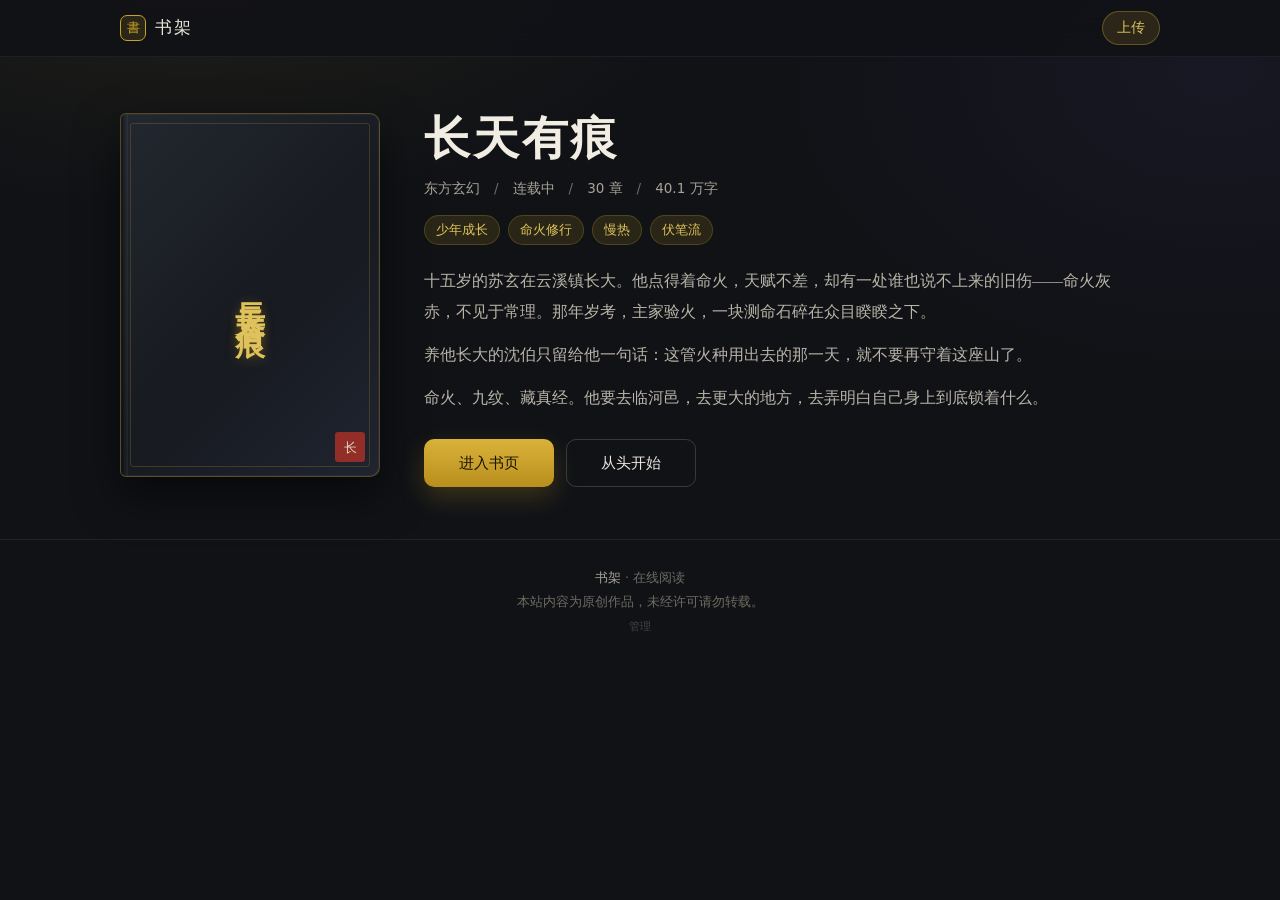
<file: index.html>
<!DOCTYPE html>
<html lang="zh-CN">
<head>
<meta charset="utf-8">
<meta name="viewport" content="width=device-width, initial-scale=1, viewport-fit=cover">
<meta name="theme-color" content="#101216">
<meta name="description" content="书架 — 原创小说在线阅读">
<title>书架 — 在线阅读</title>
<link rel="stylesheet" href="assets/style.css">
</head>
<body class="page-home">

<header class="topbar">
  <div class="wrap topbar__inner">
    <div class="brand"><span class="brand__mark">書</span>书架</div>
    <a class="topbar__btn" href="admin.html">上传</a>
  </div>
</header>

<main class="wrap" id="shelf">
  <div style="padding:60px 20px;text-align:center;color:#a8a396">正在打开书架…</div>
</main>

<footer class="footer">
  <div class="wrap">
    <strong>书架</strong> · 在线阅读<br>
    本站内容为原创作品，未经许可请勿转载。<br>
    <a href="admin.html" style="color:var(--text-lo);font-size:11px;opacity:.55;text-decoration:none">管理</a>
  </div>
</footer>

<script src="data/books.js"></script>
<script src="assets/shelf.js"></script>
</body>
</html>
</file>
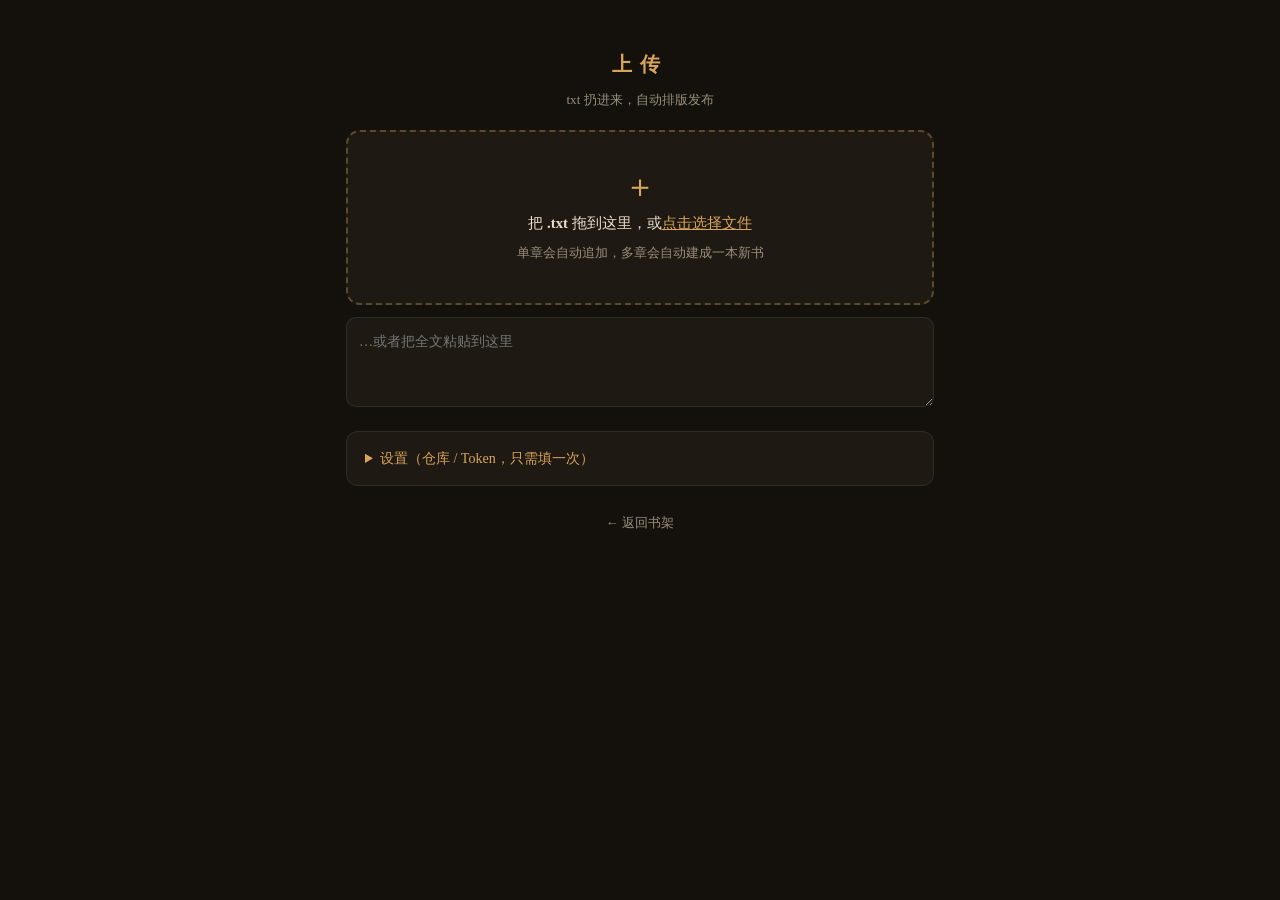
<file: admin.html>
<!DOCTYPE html>
<html lang="zh-CN">
<head>
<meta charset="UTF-8">
<meta name="viewport" content="width=device-width, initial-scale=1.0, maximum-scale=1.0, user-scalable=no">
<meta name="robots" content="noindex,nofollow">
<title>上传 · 书架</title>
<style>
:root{
  --bg:#14110d; --card:#1e1913; --line:rgba(255,255,255,.08);
  --gold:#d9a45b; --gold-dim:rgba(217,164,91,.35);
  --text:#e8dfcf; --muted:#9a8f7c; --danger:#e06c5b; --ok:#7fc98a;
}
*{box-sizing:border-box;margin:0;padding:0}
body{background:var(--bg);color:var(--text);font-family:"Noto Serif SC","Songti SC",serif;line-height:1.8;min-height:100vh}
.wrap{max-width:620px;margin:0 auto;padding:20px 16px 60px}
header.top{text-align:center;padding:26px 0 18px}
header.top h1{font-size:1.25em;letter-spacing:.4em;color:var(--gold);margin-bottom:6px}
header.top p{color:var(--muted);font-size:.82em}
.drop{border:2px dashed var(--gold-dim);border-radius:14px;padding:38px 20px;text-align:center;cursor:pointer;transition:.2s;background:var(--card)}
.drop:hover,.drop.over{border-color:var(--gold);background:rgba(217,164,91,.06)}
.drop .plus{font-size:2em;color:var(--gold);line-height:1;margin-bottom:8px}
.drop p{font-size:.92em}
.drop .sub{color:var(--muted);font-size:.8em;margin-top:6px}
textarea.paste{width:100%;margin-top:12px;min-height:90px;padding:10px 12px;border:1px solid var(--line);border-radius:10px;background:var(--card);color:var(--text);font-family:inherit;font-size:.88em;line-height:1.9;resize:vertical}
.card{background:var(--card);border:1px solid var(--line);border-radius:12px;padding:18px;margin-top:14px}
.detect{font-size:.92em;color:var(--gold);margin-bottom:14px}
.detect small{color:var(--muted);display:block;margin-top:4px;font-size:.82em}
label{display:block;margin-bottom:12px;font-size:.88em;color:var(--muted)}
label input,label textarea,label select{display:block;width:100%;margin-top:6px;padding:10px 12px;border:1px solid var(--line);border-radius:8px;background:#14110d;color:var(--text);font-size:.95em;font-family:inherit}
label textarea{line-height:1.9;resize:vertical}
.grid2{display:grid;grid-template-columns:1fr 1fr;gap:0 12px}
.note{font-size:.82em;color:var(--muted);margin:-4px 0 12px}
.btn{border:1px solid var(--gold-dim);background:transparent;color:var(--gold);border-radius:20px;padding:9px 20px;font-size:.9em;cursor:pointer;font-family:inherit}
.btn:hover{background:rgba(217,164,91,.12)}
.btn--primary{background:var(--gold);color:#1a140d;border-color:var(--gold);font-weight:600}
.btn--primary:hover{background:#c8934a}
.btn--big{width:100%;padding:13px;font-size:1em;border-radius:12px;margin-top:4px}
.btn--sm{padding:5px 14px;font-size:.8em}
.btn:disabled{opacity:.45;cursor:default}
.prog{height:4px;background:rgba(255,255,255,.06);border-radius:2px;margin-top:12px;overflow:hidden;display:none}
.prog.show{display:block}
.prog i{display:block;height:100%;width:0;background:var(--gold);transition:width .3s}
.msg{font-size:.88em;margin-top:10px;min-height:1.6em;white-space:pre-wrap;word-break:break-all}
.msg.ok{color:var(--ok)} .msg.err{color:var(--danger)} .msg.info{color:var(--muted)}
.msg a{color:var(--gold)}
details{margin-top:14px}
details summary{cursor:pointer;color:var(--muted);font-size:.85em}
details.settings{background:var(--card);border:1px solid var(--line);border-radius:12px;padding:14px 18px}
details.settings summary{color:var(--gold);font-size:.88em}
details .hint{font-size:.78em;color:var(--muted);margin-top:8px;line-height:1.7}
footer{margin-top:26px;text-align:center;font-size:.8em}
footer a{color:var(--muted);text-decoration:none}
.link{color:var(--gold);text-decoration:underline}
</style>
</head>
<body>
<div class="wrap">
  <header class="top">
    <h1>上传</h1>
    <p>txt 扔进来，自动排版发布</p>
  </header>

  <div class="drop" id="drop">
    <div class="plus">＋</div>
    <p>把 <b>.txt</b> 拖到这里，或<span class="link">点击选择文件</span></p>
    <p class="sub">单章会自动追加，多章会自动建成一本新书</p>
    <input type="file" id="file" accept=".txt" hidden>
  </div>
  <textarea class="paste" id="paste" placeholder="…或者把全文粘贴到这里"></textarea>

  <section class="card" id="panel" hidden>
    <div class="detect" id="detectInfo"></div>

    <div id="fBook" hidden>
      <label>书名 <input id="bTitle"></label>
      <div class="grid2">
        <label>作者 <input id="bAuthor" placeholder="笔名"></label>
        <label>类型 <input id="bGenre" placeholder="如：都市"></label>
      </div>
      <label>简介 <textarea id="bIntro" rows="2" placeholder="一句话梗概（可不填）"></textarea></label>
      <details>
        <summary>水印过滤（可选）</summary>
        <label style="margin-top:8px">含这些文字的行会被删掉，每行一条
          <textarea id="bFilter" rows="2" placeholder="如：更多书籍尽在"></textarea>
        </label>
        <button class="btn btn--sm" id="reAnalyze">重新分析</button>
      </details>
    </div>

    <div id="fChapter" hidden>
      <label>目标书 <select id="cBook"></select></label>
      <div class="grid2">
        <label>章节号 <input id="cN" type="number" min="1"></label>
        <label>标题 <input id="cT"></label>
      </div>
      <p class="note" id="cNote"></p>
    </div>

    <button class="btn btn--primary btn--big" id="publish">发布</button>
    <div class="prog" id="prog"><i></i></div>
    <div class="msg" id="msg"></div>
  </section>

  <details class="settings" id="settingsBox">
    <summary>设置（仓库 / Token，只需填一次）</summary>
    <div style="margin-top:10px">
      <label>仓库 <input id="repo" value="Htotis/changtianyouhen"></label>
      <label>分支 <input id="branch" value="main"></label>
      <label>Token <input id="token" type="password" placeholder="GitHub Personal Access Token" autocomplete="off"></label>
      <p class="hint">GitHub → 头像 → Settings → Developer settings → Personal access tokens → Fine-grained tokens，只给这个仓库 Contents 读写权限。只存你本机浏览器，不会发给除 GitHub 之外的地方。</p>
    </div>
  </details>

  <footer><a href="index.html">← 返回书架</a></footer>
</div>

<script src="data/books.js"></script>
<script>
(function(){
"use strict";
var $ = function(id){ return document.getElementById(id); };
var LS_KEY = "ctyh_admin_cfg_v1";
var pending = null; // {mode:'book'|'chapter', chapters:[{t,p}], rawText}

/* ---------------- 基础 ---------------- */
function loadCfg(){ try { return JSON.parse(localStorage.getItem(LS_KEY) || "{}"); } catch(e){ return {}; } }
function getCfg(){
  var c = loadCfg();
  c.repo = ($("repo").value || c.repo || "").trim();
  c.branch = ($("branch").value || c.branch || "main").trim();
  c.token = ($("token").value || c.token || "").trim();
  return c;
}
function fillCfg(){
  var c = loadCfg();
  if(c.repo) $("repo").value = c.repo;
  if(c.branch) $("branch").value = c.branch;
  if(c.token) $("token").value = c.token;
}
function b64encode(s){ return btoa(unescape(encodeURIComponent(s))); }
function b64decode(b){ return decodeURIComponent(escape(atob(String(b).replace(/\s/g,"")))); }
function esc(s){ return String(s == null ? "" : s).replace(/&/g,"&amp;").replace(/</g,"&lt;"); }
function setMsg(t, cls, html){ var el = $("msg"); el.className = "msg " + (cls||""); el[html ? "innerHTML" : "textContent"] = t; }
function setProg(p){
  var w = $("prog"); w.classList.add("show");
  w.firstElementChild.style.width = p + "%";
}
function hideProg(){ $("prog").classList.remove("show"); }
function api(path, method, body){
  var c = getCfg();
  if(!c.repo || !c.token) return Promise.reject(new Error("no-token"));
  var url = "https://api.github.com/repos/" + c.repo + "/contents/" + path;
  if((method || "GET") === "GET") url += "?ref=" + encodeURIComponent(c.branch || "main");
  return fetch(url, {
    method: method || "GET",
    headers: { "Authorization": "Bearer " + c.token, "Accept": "application/vnd.github+json", "Content-Type": "application/json" },
    body: body ? JSON.stringify(body) : undefined
  }).then(checkResp);
}
function ghApi(path, method, body){
  var c = getCfg();
  if(!c.repo || !c.token) return Promise.reject(new Error("no-token"));
  return fetch("https://api.github.com" + path, {
    method: method || "GET",
    headers: { "Authorization": "Bearer " + c.token, "Accept": "application/vnd.github+json", "Content-Type": "application/json" },
    body: body ? JSON.stringify(body) : undefined
  }).then(checkResp);
}
function checkResp(r){
  if(!r.ok) return r.text().then(function(t){
    var msg = "GitHub API " + r.status;
    try { var j = JSON.parse(t); if(j.message) msg += "：" + j.message; } catch(e){ msg += "：" + t.slice(0,160); }
    throw new Error(msg);
  });
  return r.json();
}
function parseBookJs(t){ return JSON.parse(t.replace(/^window\.BOOK\s*=\s*/, "").replace(/;\s*$/, "")); }
function parseBooksJs(t){ return JSON.parse(t.replace(/^window\.BOOKS\s*=\s*/, "").replace(/;\s*$/, "")); }

/* ---------------- 自动排版 ---------------- */
function analyzeNovel(raw, filters){
  var text = String(raw || "").replace(/^﻿/, "").replace(/\r\n?/g, "\n");
  var fl = (filters || []).map(function(s){ return s.trim(); }).filter(Boolean);
  var lines = text.split("\n").map(function(s){ return s.trim(); });
  if(fl.length){
    lines = lines.filter(function(s){
      if(!s) return true;
      for(var i = 0; i < fl.length; i++){ if(s.indexOf(fl[i]) >= 0) return false; }
      return true;
    });
  }
  var headRe = /^第[一二三四五六七八九十百千零\d两]+章/;
  var heads = [];
  lines.forEach(function(s, i){ if(s.length <= 42 && headRe.test(s)) heads.push(i); });
  if(!heads.length) return { error: "没识别到章节标记，正文里要有「第一章 标题」这样的章节行。" };
  var pre = lines.slice(0, heads[0]).filter(Boolean);
  var guessTitle = "", guessAuthor = "";
  pre.forEach(function(s){
    var m = /^作者[：:]\s*(.+)$/.exec(s);
    if(m && !guessAuthor) guessAuthor = m[1].trim();
  });
  for(var i = 0; i < pre.length; i++){
    var s = pre[i];
    if(/^作者[：:]/.test(s)) continue;
    if(s.length >= 2 && s.length <= 20){ guessTitle = s; break; }
  }
  var chapters = [];
  heads.forEach(function(h, k){
    var end = (k + 1 < heads.length) ? heads[k + 1] : lines.length;
    var hm = /^第[一二三四五六七八九十百千零\d两]+章(.*)$/.exec(lines[h]);
    var title = hm ? hm[1].replace(/^[\s　:：·・\-—]+/, "").trim() : "";
    if(!title) title = "第" + (k + 1) + "章";
    chapters.push({ t: title, p: lines.slice(h + 1, end).filter(Boolean) });
  });
  return { chapters: chapters, guessTitle: guessTitle, guessAuthor: guessAuthor };
}
function totalChars(chs){
  return chs.reduce(function(s, ch){ return s + ch.p.join("\n").replace(/\s/g, "").length; }, 0);
}

/* ---------------- 输入 ---------------- */
var drop = $("drop"), fileInput = $("file"), paste = $("paste");
drop.addEventListener("click", function(){ fileInput.click(); });
["dragover","dragenter"].forEach(function(ev){
  drop.addEventListener(ev, function(e){ e.preventDefault(); drop.classList.add("over"); });
});
["dragleave","drop"].forEach(function(ev){
  drop.addEventListener(ev, function(e){ e.preventDefault(); drop.classList.remove("over"); });
});
drop.addEventListener("drop", function(e){
  var f = e.dataTransfer.files && e.dataTransfer.files[0];
  if(f) readFile(f);
});
fileInput.addEventListener("change", function(){
  var f = this.files && this.files[0];
  if(f) readFile(f);
  this.value = "";
});
function readFile(f){
  var rd = new FileReader();
  rd.onload = function(){ handleText(String(rd.result || ""), []); };
  rd.readAsText(f, "utf-8");
}
var pasteTimer = null;
paste.addEventListener("input", function(){
  clearTimeout(pasteTimer);
  pasteTimer = setTimeout(function(){
    if(paste.value.trim()) handleText(paste.value, []);
  }, 800);
});
$("reAnalyze").addEventListener("click", function(){
  if(pending) handleText(pending.rawText, $("bFilter").value.split("\n"));
});

function handleText(raw, filters){
  setMsg("", "");
  var res = analyzeNovel(raw, filters);
  if(res.error){ $("panel").hidden = true; pending = null; setMsg(res.error, "err"); return; }
  pending = { chapters: res.chapters, rawText: raw, filters: filters };
  var n = res.chapters.length;
  var words = Math.round(totalChars(res.chapters) / 100) / 10;
  $("panel").hidden = false;

  if(n >= 2){
    /* ---- 整本新书 ---- */
    pending.mode = "book";
    $("fBook").hidden = false;
    $("fChapter").hidden = true;
    if(!$("bTitle").value.trim() && res.guessTitle) $("bTitle").value = res.guessTitle;
    if(!$("bAuthor").value.trim() && res.guessAuthor) $("bAuthor").value = res.guessAuthor;
    var preview = res.chapters.slice(0, 5).map(function(c, i){ return "第" + (i+1) + "章 " + c.t; }).join("、");
    $("detectInfo").innerHTML = "识别为 <b>整本新书</b>：共 " + n + " 章，约 " + words + " 万字" +
      "<small>" + esc(preview) + (n > 5 ? " …" : "") + "</small>";
    $("publish").textContent = "发布整本新书";
  } else {
    /* ---- 单章节 ---- */
    pending.mode = "chapter";
    $("fBook").hidden = true;
    $("fChapter").hidden = false;
    $("cT").value = res.chapters[0].t;
    $("detectInfo").innerHTML = "识别为 <b>单章节</b>：《" + esc(res.chapters[0].t) + "》，约 " +
      (Math.round(res.chapters[0].p.join("\n").replace(/\s/g,"").length / 100) / 10) + " 万字" +
      "<small>将追加到下面选中的书</small>";
    $("publish").textContent = "发布章节";
    refreshLatest();
  }
  setMsg("核对上方信息，无误后点发布。", "info");
  $("panel").scrollIntoView({ behavior: "smooth", block: "nearest" });
}

/* ---------------- 单章：目标书与最新章节号（公开数据，无需 Token） ---------------- */
function refreshBookSel(){
  var list = window.BOOKS || [];
  var sel = $("cBook"), cur = sel.value;
  sel.innerHTML = list.map(function(b){
    return '<option value="' + esc(b.id) + '">' + esc(b.title) + "</option>";
  }).join("");
  if(cur) sel.value = cur;
}
function selectedBook(){
  var list = window.BOOKS || [], id = $("cBook").value;
  for(var i = 0; i < list.length; i++) if(list[i].id === id) return list[i];
  return list[0];
}
function refreshLatest(){
  var bk = selectedBook();
  if(!bk) return;
  var dir = (bk.dir || "data").replace(/\/$/, "");
  $("cNote").textContent = "正在读取《" + bk.title + "》…";
  fetch(dir + "/book.js").then(function(r){
    if(!r.ok) throw new Error("http " + r.status);
    return r.text();
  }).then(function(t){
    var book = parseBookJs(t);
    var nums = book.chapters.map(function(c){ return c.n; });
    var latest = nums.length ? Math.max.apply(null, nums) : 0;
    $("cN").value = latest + 1;
    $("cNote").textContent = "《" + bk.title + "》共 " + nums.length + " 章，将发布为第 " + (latest + 1) + " 章";
    pending.latestNums = nums;
  }).catch(function(){
    $("cNote").textContent = "《" + bk.title + "》目录读取失败，请手动填写章节号";
  });
}
$("cBook").addEventListener("change", refreshLatest);

/* ---------------- 发布 ---------------- */
function needToken(){
  var c = getCfg();
  if(!c.token){
    $("settingsBox").open = true;
    setMsg("请先在下方「设置」里填写 Token（只需一次，之后自动记住）。", "err");
    $("token").focus();
    return null;
  }
  localStorage.setItem(LS_KEY, JSON.stringify(c));
  return c;
}

function bulkPublish(files, message, progBase){
  var c = getCfg(), branch = c.branch || "main", repo = c.repo;
  return ghApi("/repos/" + repo + "/git/ref/heads/" + branch).then(function(ref){
    var baseCommit = ref.object.sha;
    return ghApi("/repos/" + repo + "/git/commits/" + baseCommit).then(function(cm){
      var baseTree = cm.tree.sha, blobs = [];
      function batch(i){
        return Promise.all(files.slice(i, i + 8).map(function(f){
          return ghApi("/repos/" + repo + "/git/blobs", "POST", { content: b64encode(f.content), encoding: "base64" })
            .then(function(b){ return { path: f.path, sha: b.sha }; });
        })).then(function(res){
          blobs = blobs.concat(res);
          setProg(progBase + Math.round(70 * Math.min(1, (i + 8) / files.length)));
          if(i + 8 < files.length) return batch(i + 8);
        });
      }
      return batch(0).then(function(){
        return ghApi("/repos/" + repo + "/git/trees", "POST", {
          base_tree: baseTree,
          tree: blobs.map(function(b){ return { path: b.path, mode: "100644", type: "blob", sha: b.sha }; })
        });
      }).then(function(tree){
        return ghApi("/repos/" + repo + "/git/commits", "POST", { message: message, tree: tree.sha, parents: [baseCommit] });
      }).then(function(commit){
        return ghApi("/repos/" + repo + "/git/ref/heads/" + branch, "PATCH", { sha: commit.sha });
      });
    });
  });
}

$("publish").addEventListener("click", function(){
  if(!pending) return;
  var cfg = needToken();
  if(!cfg) return;
  var btn = $("publish");
  btn.disabled = true;
  setProg(5);
  (pending.mode === "book" ? publishBook(cfg) : publishChapter(cfg))
    .catch(function(e){
      setMsg("失败：" + (e && e.message === "no-token" ? "请先填写 Token。" : esc(e && e.message ? e.message : e)), "err");
      hideProg();
    })
    .then(function(){ btn.disabled = false; });
});

function publishBook(cfg){
  var title = $("bTitle").value.trim();
  if(!title){ setMsg("请填写书名。", "err"); return Promise.resolve(); }
  var baseSlug = "novel-" + Date.now().toString(36);
  setMsg("正在准备 " + pending.chapters.length + " 个文件…", "info");
  return api("data/books.js").then(function(f){
    var books = parseBooksJs(b64decode(f.content));
    var ids = {};
    books.forEach(function(b){ ids[b.id] = true; });
    var slug = baseSlug, k = 2;
    while(ids[slug]){ slug = baseSlug + "-" + (k++); }

    var dir = "data/books/" + slug;
    var chs = pending.chapters;
    var bookChapters = chs.map(function(ch, i){
      var c = ch.p.join("\n").replace(/\s/g, "").length;
      return { n: i + 1, t: ch.t, c: c, w: Math.round(c / 100) / 10 };
    });
    var tc = bookChapters.reduce(function(s, c){ return s + c.c; }, 0);
    var tw = Math.round(tc / 100) / 10;
    var bookObj = {
      title: title,
      author: $("bAuthor").value.trim() || "待填",
      genre: $("bGenre").value.trim() || "未分类",
      status: "连载中",
      coverText: title,
      intro: $("bIntro").value.trim(),
      tags: [],
      chapters: bookChapters,
      totalChars: tc, totalWords: tw, latest: chs.length
    };
    var files = [{ path: dir + "/book.js", content: "window.BOOK=\n" + JSON.stringify(bookObj, null, 2) + ";\n" }];
    chs.forEach(function(ch, i){
      var pad = String(i + 1).padStart(3, "0");
      files.push({ path: dir + "/ch/" + pad + ".js",
        content: "window.CHAPTER=" + JSON.stringify({ n: i + 1, t: ch.t, p: ch.p }) + ";" });
    });
    books.push({ id: slug, dir: dir, title: title, author: bookObj.author,
      genre: bookObj.genre, status: bookObj.status, coverText: title,
      intro: bookObj.intro, tags: [], chapters: chs.length, totalWords: tw, latest: chs.length });
    files.push({ path: "data/books.js", content: "window.BOOKS=\n" + JSON.stringify(books, null, 2) + ";\n" });
    setMsg("正在上传 " + files.length + " 个文件…", "info");
    return bulkPublish(files, "导入新书《" + title + "》（" + chs.length + "章）", 8).then(function(){
      setProg(100);
      var base = location.href.replace(/admin\.html.*$/, "");
      setMsg("发布成功！《" + title + "》共 " + chs.length + " 章，约 1–2 分钟后生效：" +
        '<a href="' + base + "book.html?id=" + encodeURIComponent(slug) + '" target="_blank">打开看看 →</a>', "ok", true);
      pending = null;
    });
  });
}

function publishChapter(cfg){
  var bk = selectedBook();
  var dir = (bk.dir || "data").replace(/\/$/, "");
  var n = parseInt($("cN").value, 10);
  var t = $("cT").value.trim();
  if(!(n > 0)){ setMsg("请填写章节号。", "err"); return Promise.resolve(); }
  if(!t){ setMsg("请填写章节标题。", "err"); return Promise.resolve(); }
  var ch = pending.chapters[0];
  var paras = ch.p;
  if(!paras.length){ setMsg("正文是空的。", "err"); return Promise.resolve(); }
  var pad = String(n).padStart(3, "0");
  var chPath = dir + "/ch/" + pad + ".js";
  var exists = pending.latestNums && pending.latestNums.indexOf(n) >= 0;

  setMsg((exists ? "第 " + n + " 章已存在，将直接覆盖。" : "正在写入第 " + n + " 章…"), "info");
  setProg(20);
  var text = paras.join("\n");
  var cc = text.replace(/\s/g, "").length;
  var chContent = "window.CHAPTER=" + JSON.stringify({ n: n, t: t, p: paras }) + ";";

  var putCh = function(sha){
    var body = { message: (exists ? "更新" : "新增") + "《" + bk.title + "》第" + n + "章 " + t,
      content: b64encode(chContent), branch: cfg.branch };
    if(sha) body.sha = sha;
    return api(chPath, "PUT", body);
  };
  var p = exists
    ? api(chPath).then(function(f){ return putCh(f.sha); }, function(){ return putCh(null); })
    : putCh(null);

  return p.then(function(){
    setProg(55);
    return api(dir + "/book.js");
  }).then(function(bookFile){
    var book = parseBookJs(b64decode(bookFile.content));
    book.chapters = book.chapters.filter(function(c){ return c.n !== n; });
    book.chapters.push({ n: n, t: t, c: cc, w: Math.round(cc / 100) / 10 });
    book.chapters.sort(function(a, b){ return a.n - b.n; });
    book.totalChars = book.chapters.reduce(function(s, c){ return s + c.c; }, 0);
    book.totalWords = Math.round(book.totalChars / 100) / 10;
    book.latest = Math.max.apply(null, book.chapters.map(function(c){ return c.n; }));
    return api(dir + "/book.js", "PUT", {
      message: "更新《" + bk.title + "》目录：第" + n + "章 " + t,
      content: b64encode("window.BOOK=\n" + JSON.stringify(book, null, 2) + ";\n"),
      branch: cfg.branch, sha: bookFile.sha
    });
  }).then(function(){
    setProg(100);
    var base = location.href.replace(/admin\.html.*$/, "");
    setMsg("发布成功！《" + bk.title + "》第 " + n + " 章，约 1–2 分钟后生效：" +
      '<a href="' + base + "read.html?b=" + encodeURIComponent(bk.id) + "&c=" + n + '" target="_blank">打开看看 →</a>', "ok", true);
    pending = null;
  });
}

fillCfg();
refreshBookSel();
})();
</script>
</body>
</html>
</file>
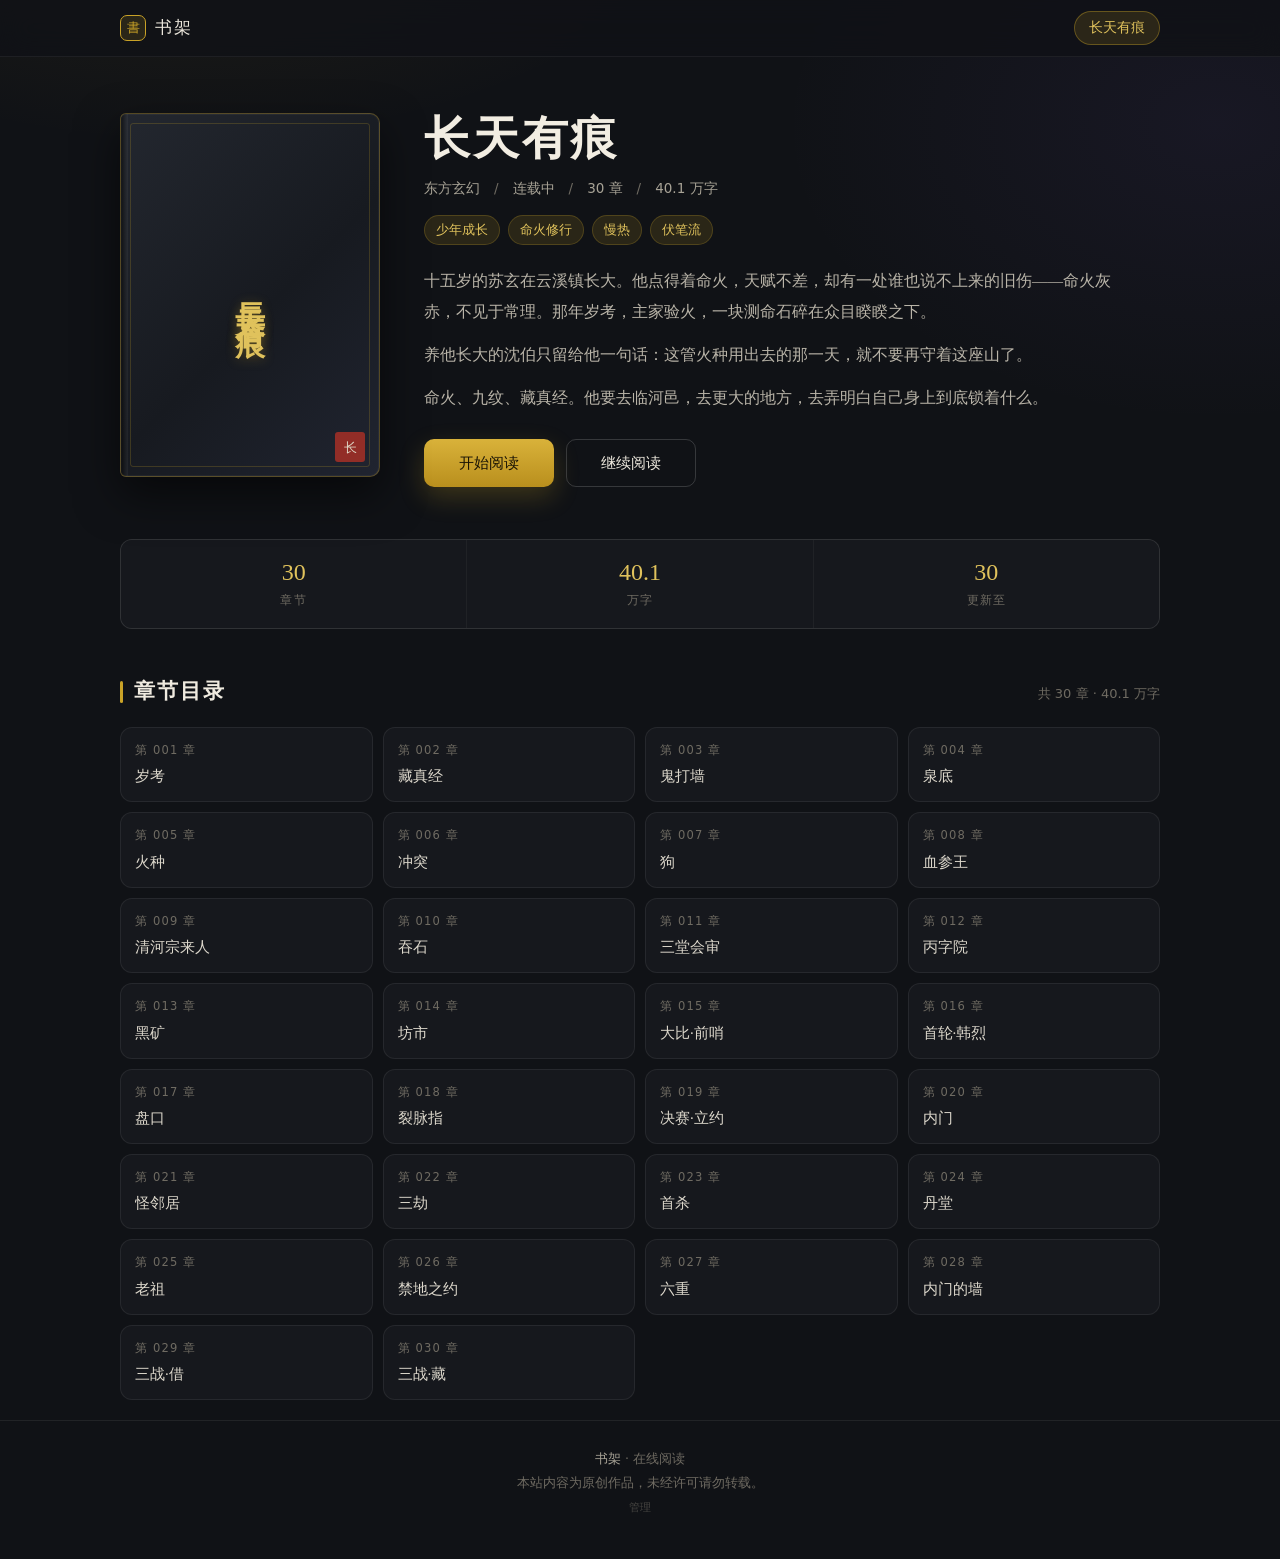
<file: book.html>
<!DOCTYPE html>
<html lang="zh-CN">
<head>
<meta charset="utf-8">
<meta name="viewport" content="width=device-width, initial-scale=1, viewport-fit=cover">
<meta name="theme-color" content="#101216">
<title>加载中 — 书架</title>
<link rel="stylesheet" href="assets/style.css">
</head>
<body class="page-home">

<header class="topbar">
  <div class="wrap topbar__inner">
    <a class="brand" href="index.html" style="text-decoration:none"><span class="brand__mark">書</span>书架</a>
    <span class="topbar__btn" id="crumbBook" style="pointer-events:none"></span>
  </div>
</header>

<main class="wrap" id="bookMain">

  <section class="hero">
    <div class="cover">
      <h1 class="cover__title" id="coverTitle">…</h1>
      <span class="cover__seal" id="coverSeal">…</span>
    </div>

    <div class="info">
      <h1 class="info__title" id="bookTitle">加载中</h1>
      <div class="info__meta" id="bookMeta"></div>
      <div class="tagrow" id="bookTags"></div>
      <div class="intro" id="bookIntro"></div>

      <div class="actions">
        <a class="btn btn--primary" id="startBtn" href="#">开始阅读</a>
        <a class="btn btn--ghost" id="continueBtn" href="#" hidden>继续阅读</a>
      </div>
    </div>
  </section>

  <div class="stats" id="stats"></div>

  <section id="toc">
    <div class="section-head">
      <h2>章节目录</h2>
      <span class="section-head__count" id="tocCount"></span>
    </div>
    <div class="toc" id="tocList"></div>
  </section>

</main>

<footer class="footer">
  <div class="wrap">
    <strong>书架</strong> · 在线阅读<br>
    本站内容为原创作品，未经许可请勿转载。<br>
    <a href="admin.html" style="color:var(--text-lo);font-size:11px;opacity:.55;text-decoration:none">管理</a>
  </div>
</footer>

<script src="data/books.js"></script>
<script src="assets/book.js"></script>
</body>
</html>
</file>
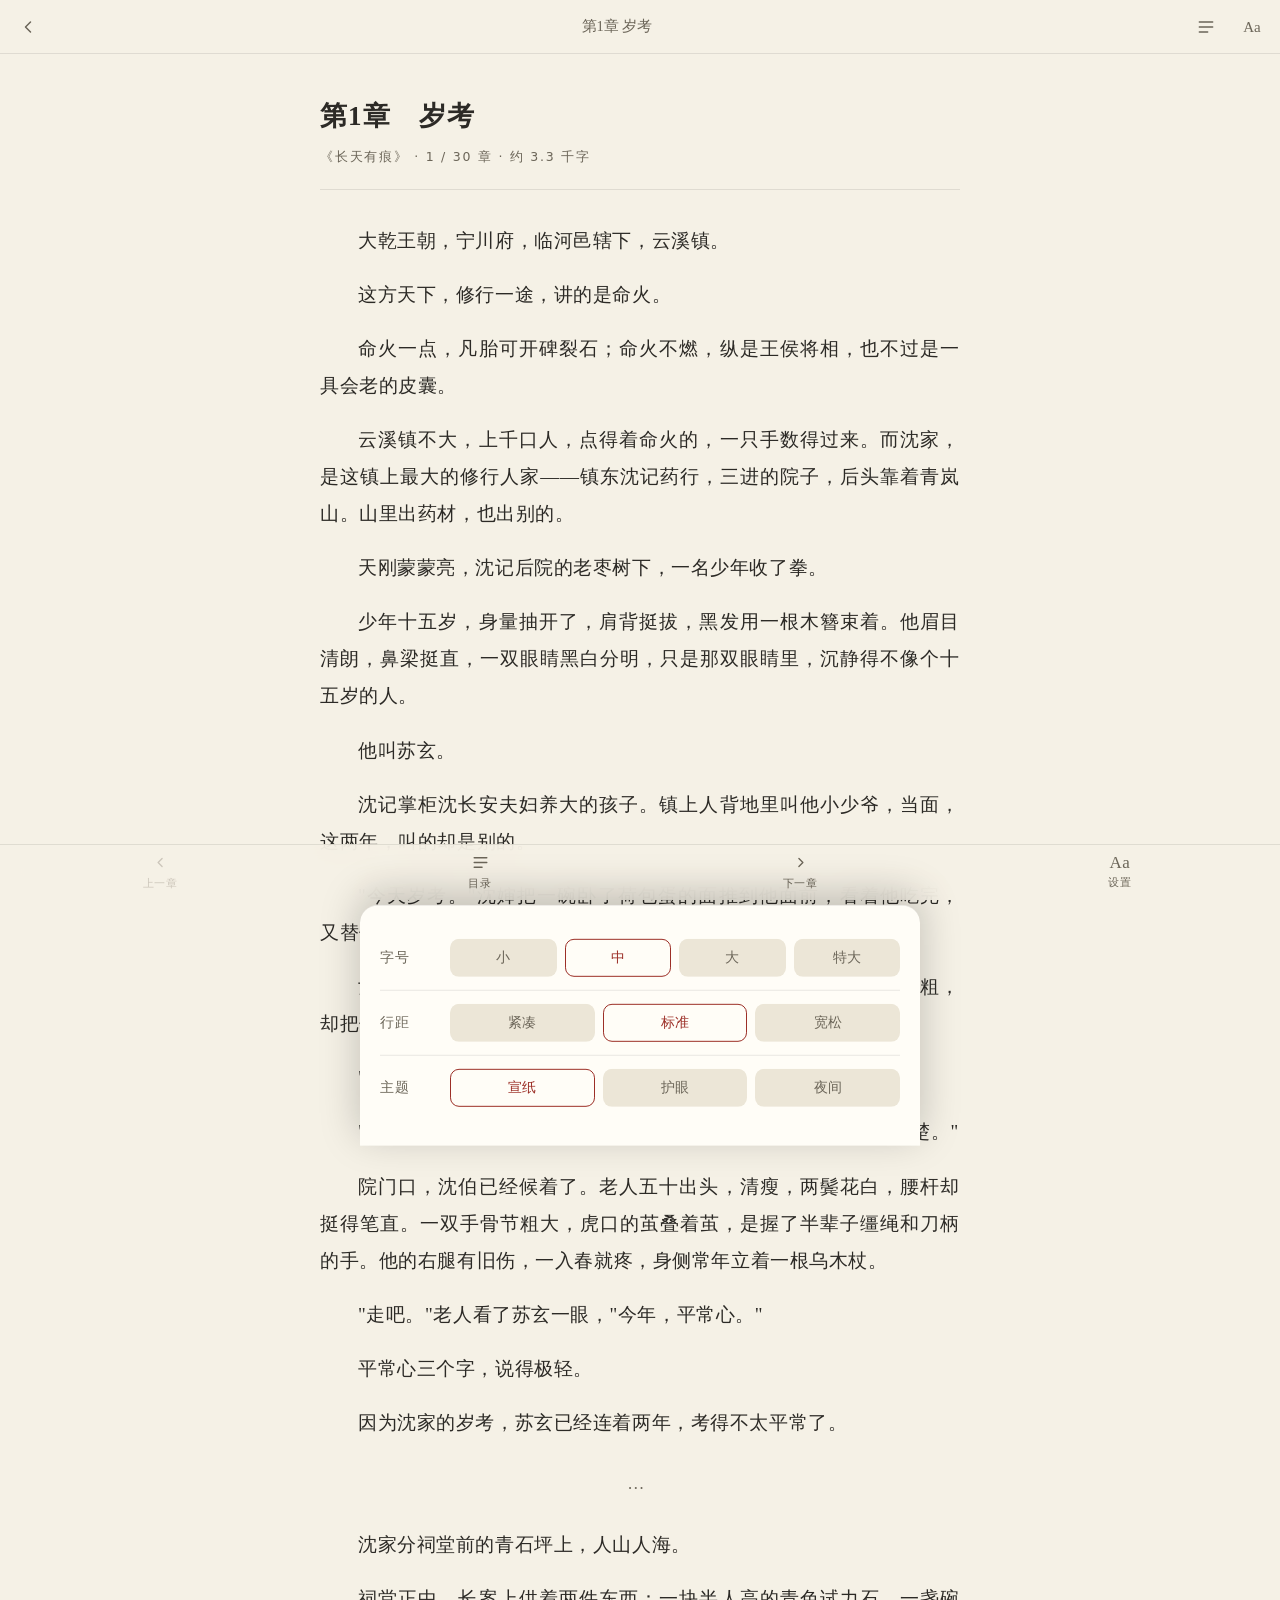
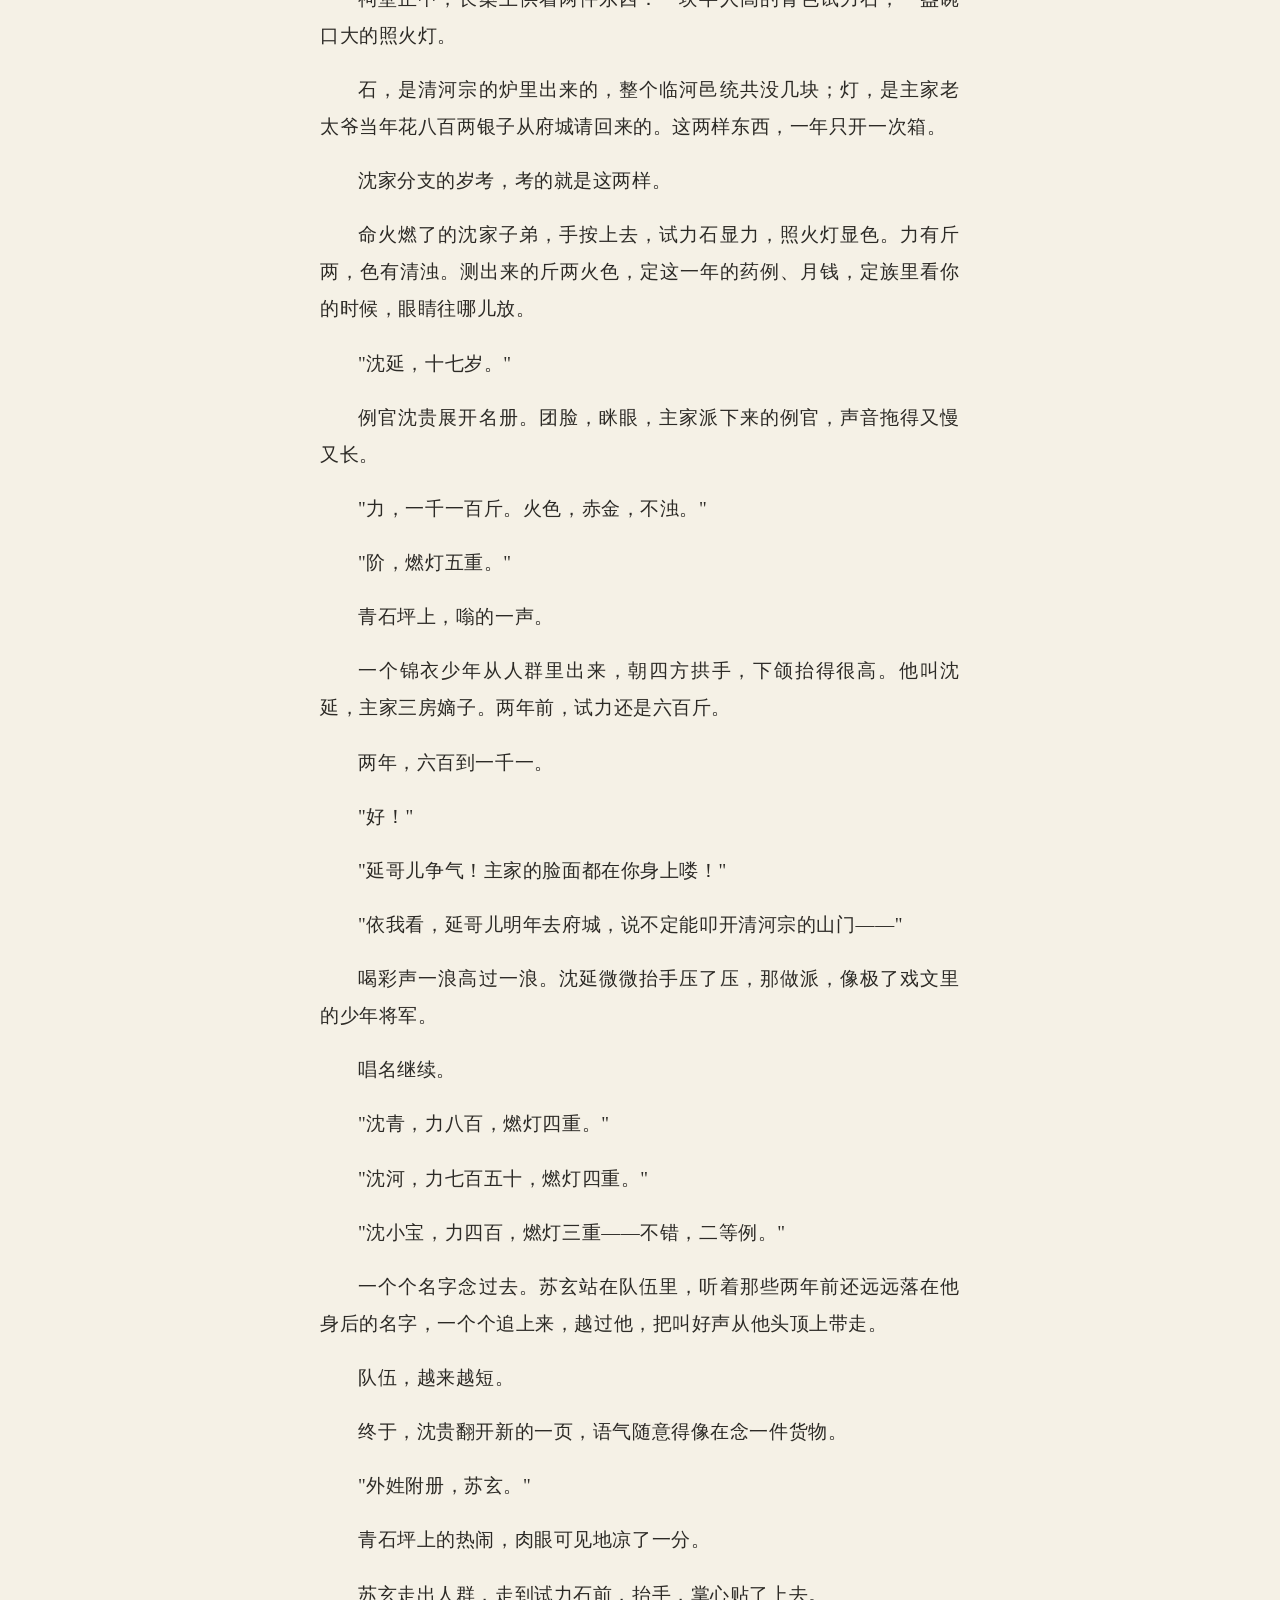
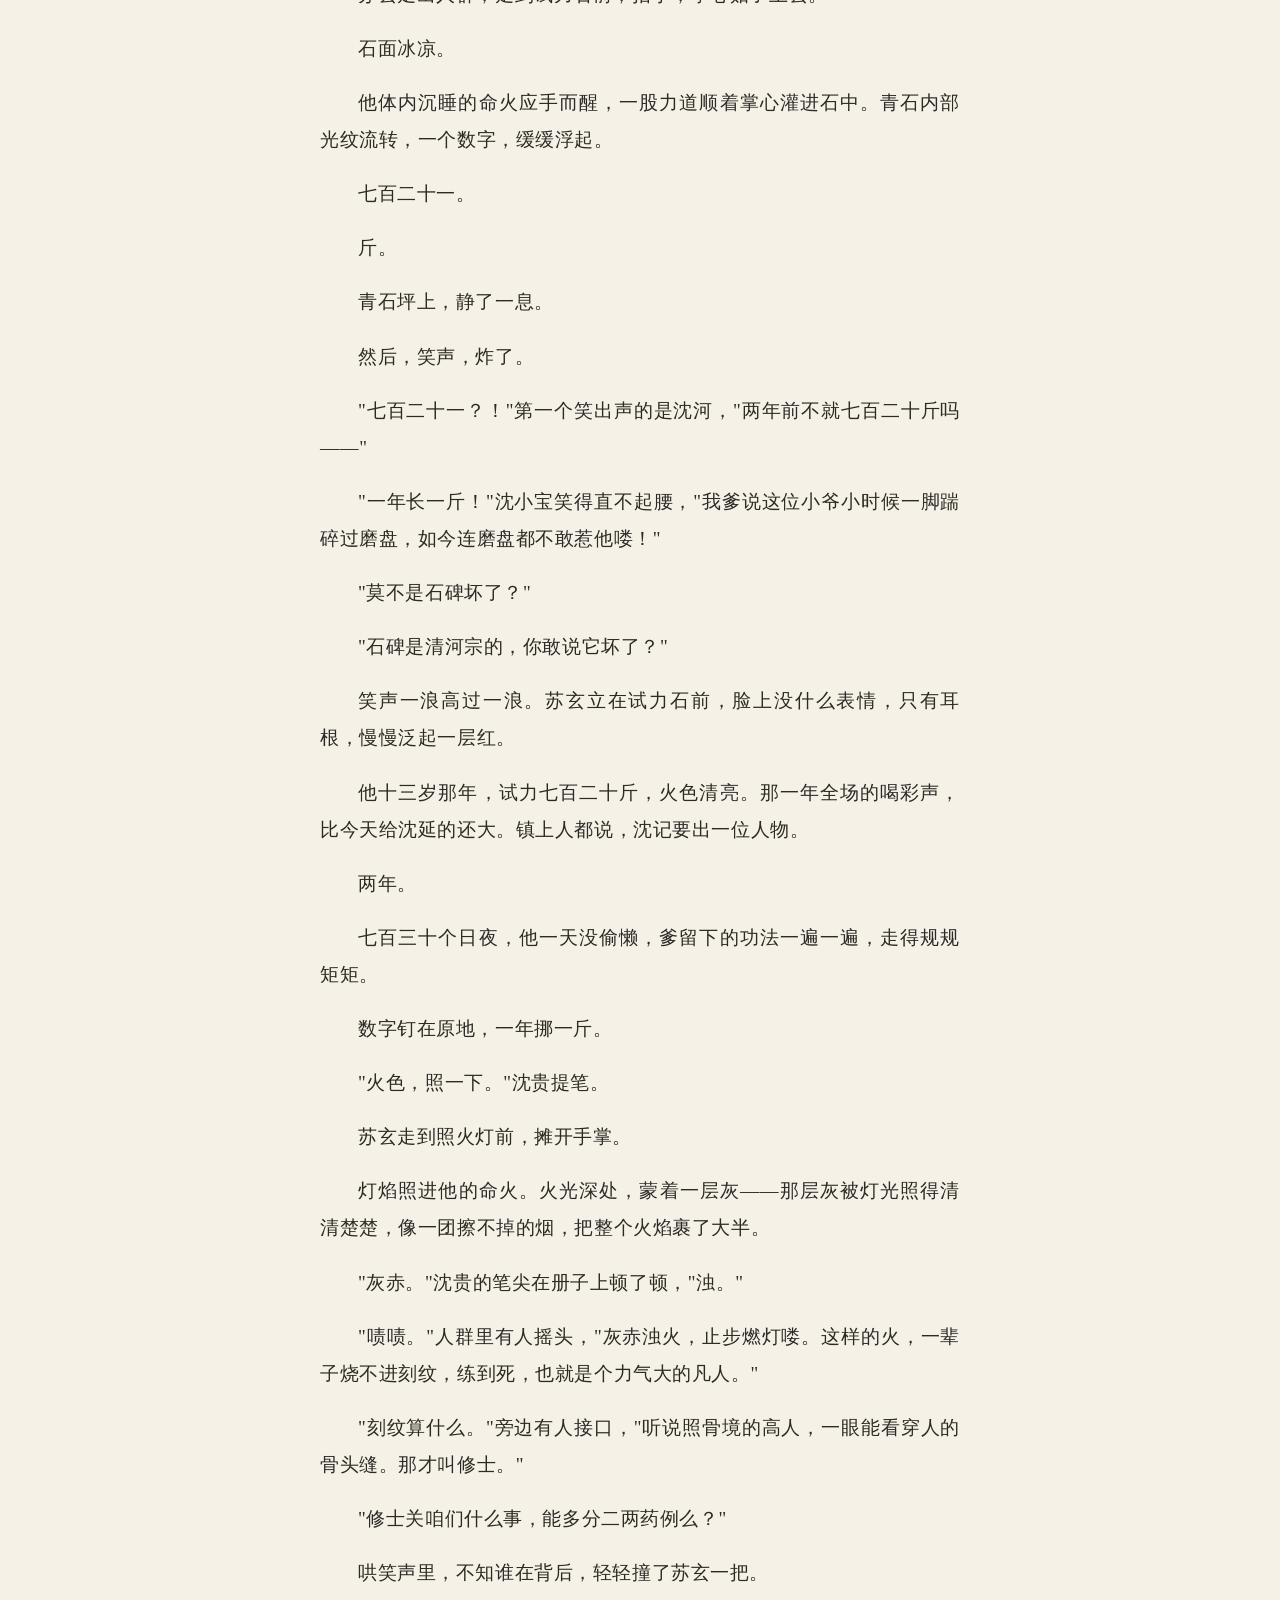
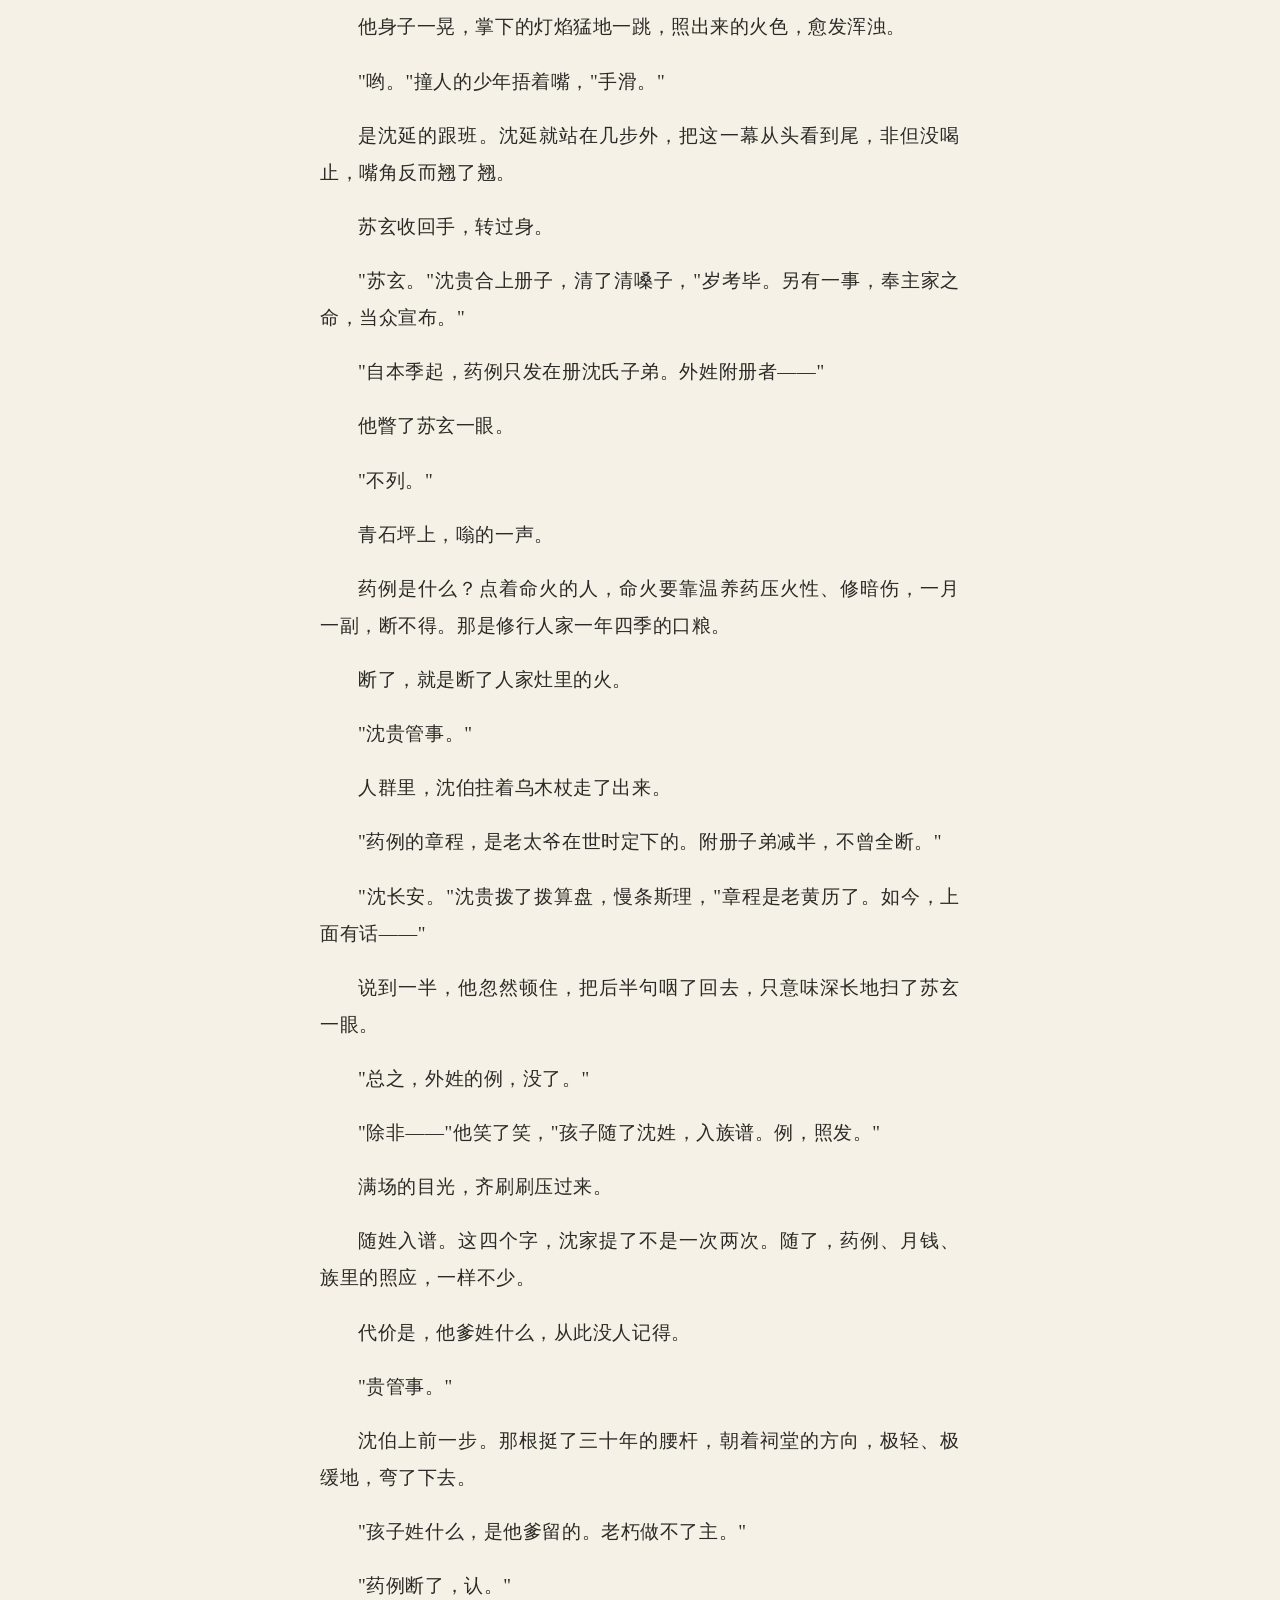
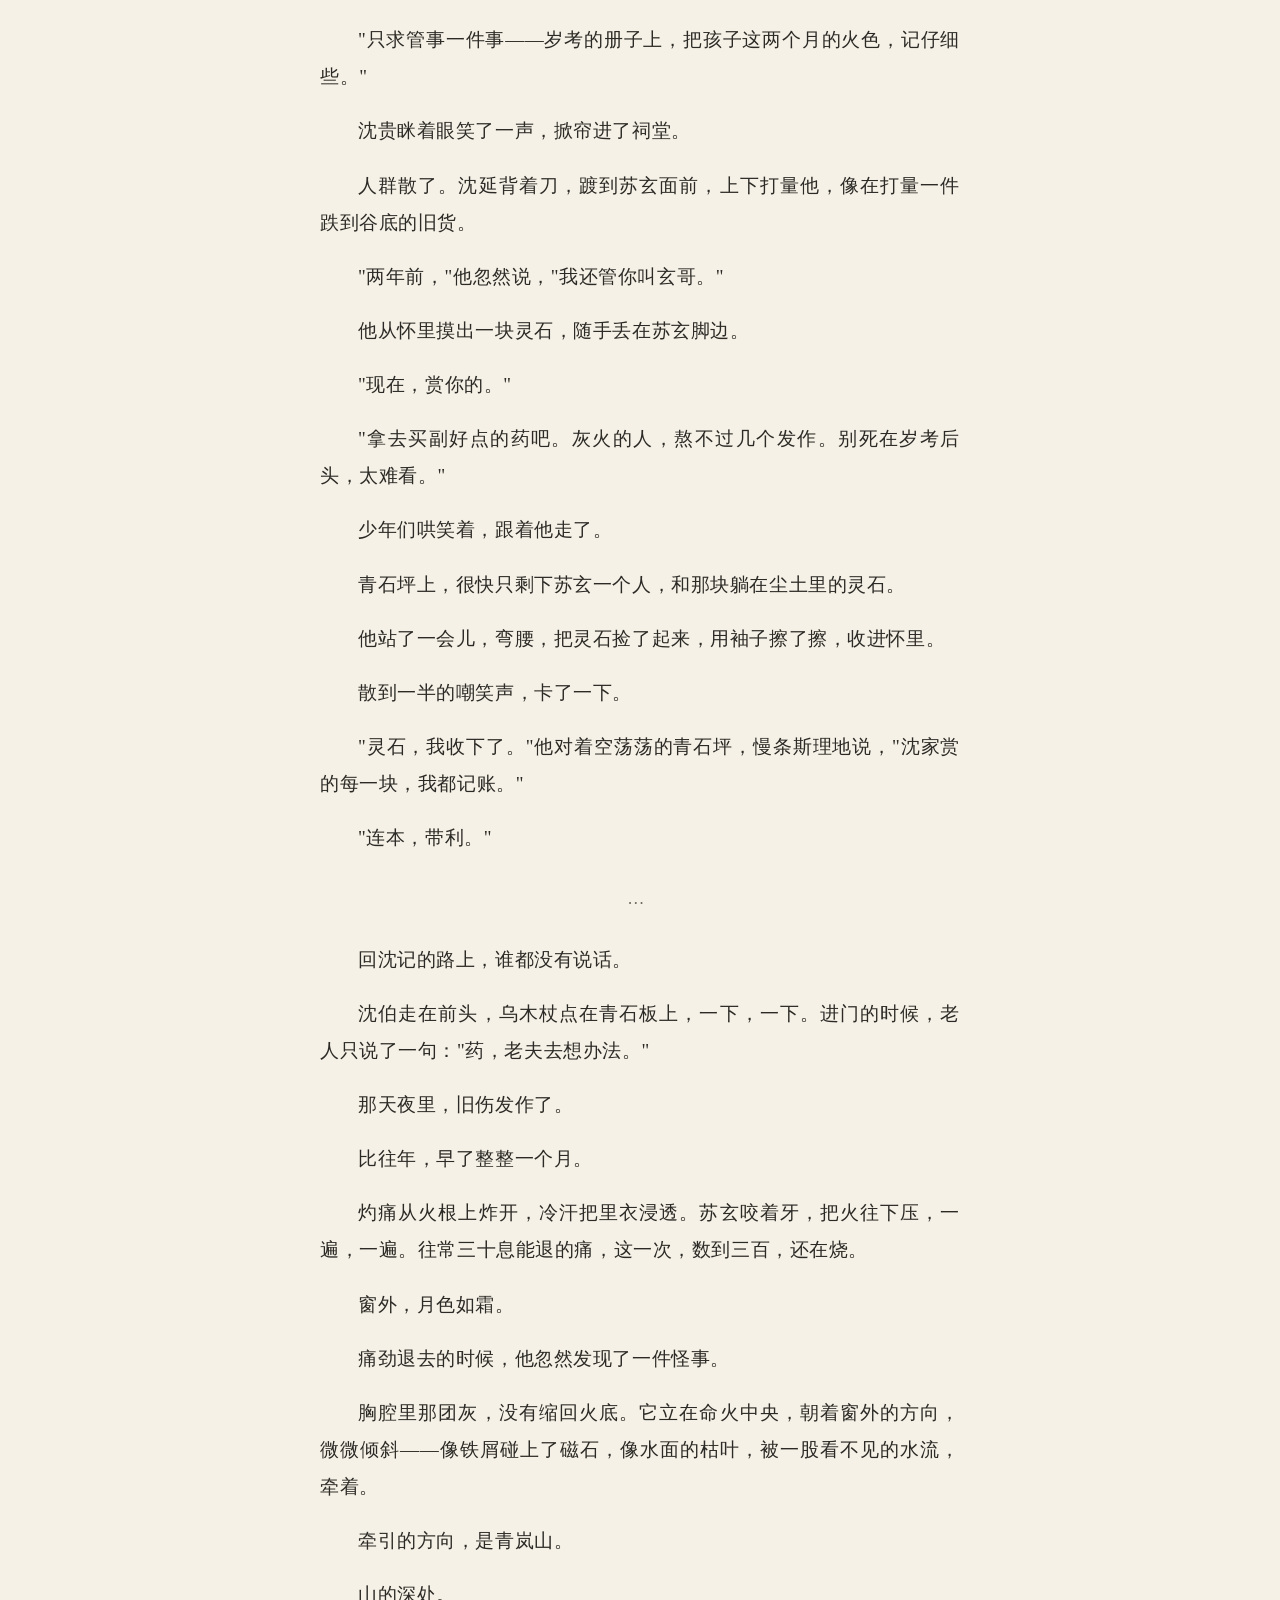
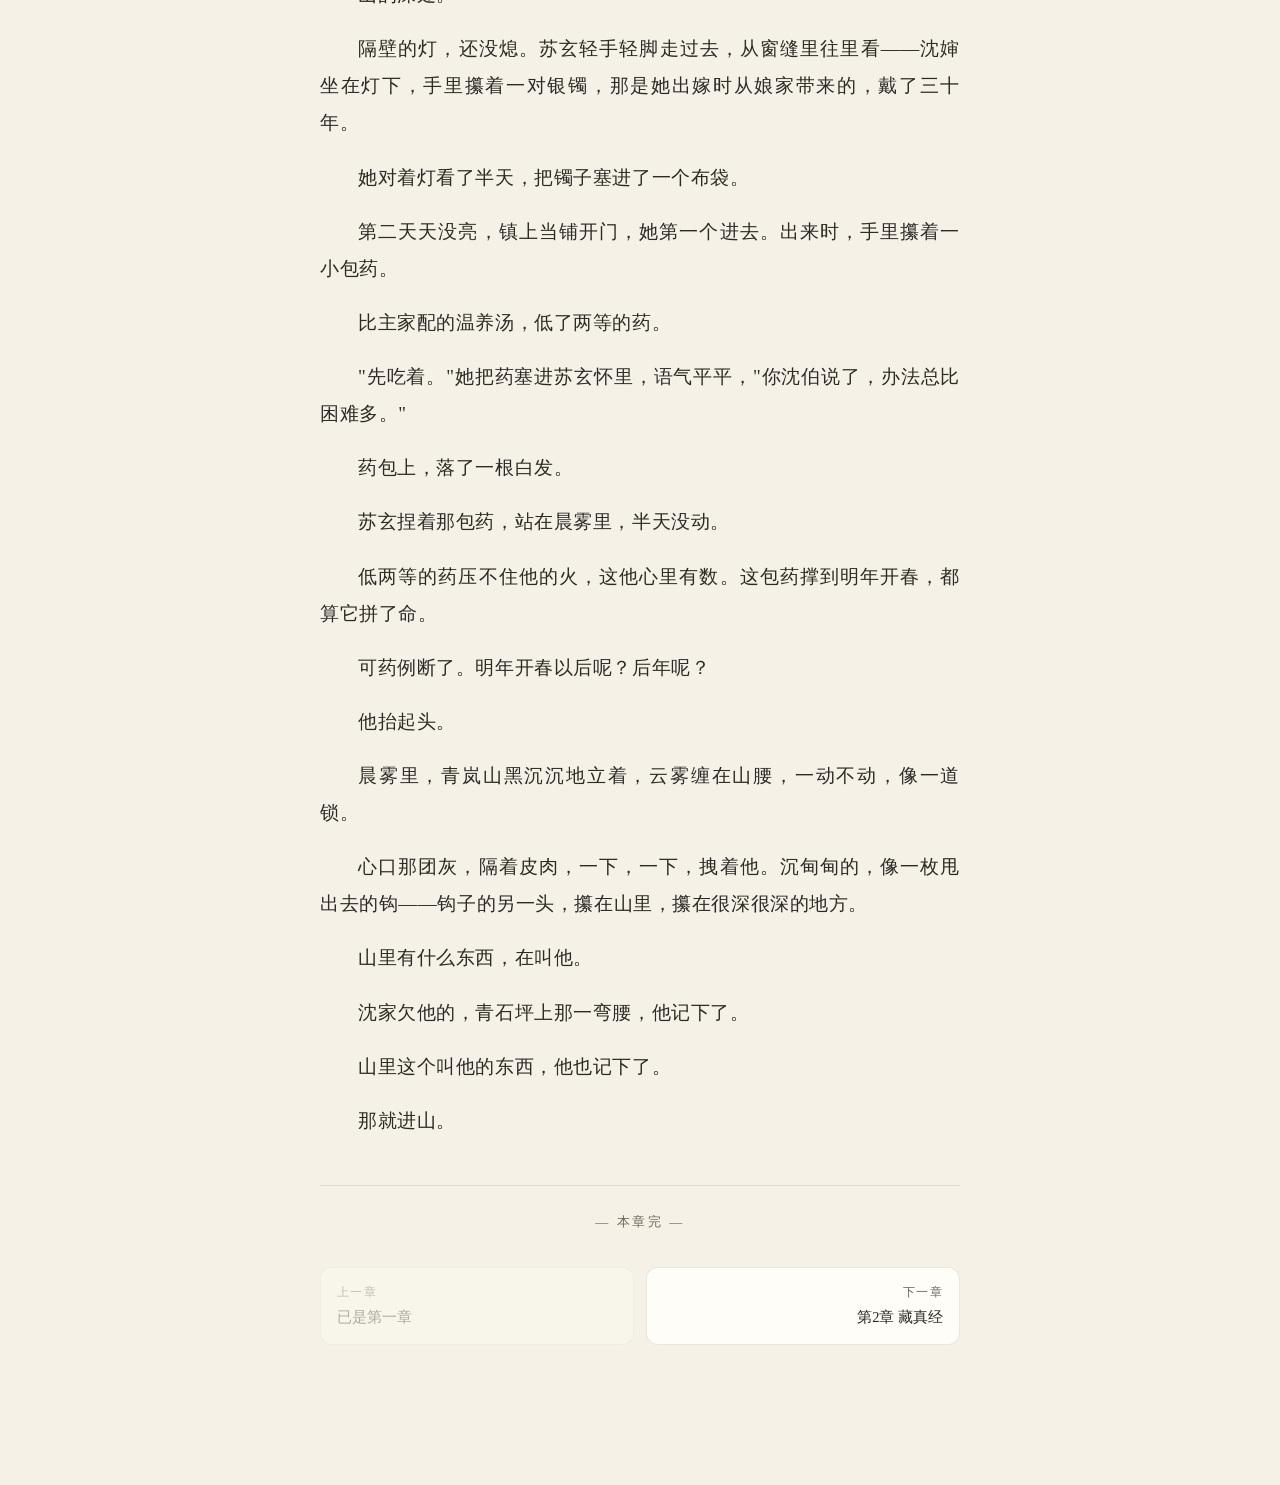
<file: read.html>
<!DOCTYPE html>
<html lang="zh-CN">
<head>
<meta charset="utf-8">
<meta name="viewport" content="width=device-width, initial-scale=1, viewport-fit=cover">
<meta name="theme-color" content="#f5f1e6">
<meta name="description" content="书架 — 原创小说在线阅读">
<title>阅读 — 书架</title>
<link rel="stylesheet" href="assets/style.css">
<style>html{scroll-behavior:auto}</style>
</head>
<body class="page-read">

<div class="progress-bar" id="progressBar"></div>

<!-- 顶栏 -->
<header class="rd-head" id="rdHead">
  <a class="rd-head__btn" href="index.html" title="返回书架" aria-label="返回书架">
    <svg viewBox="0 0 24 24" width="20" height="20" fill="none" stroke="currentColor" stroke-width="1.8" stroke-linecap="round" stroke-linejoin="round"><path d="M15 18l-6-6 6-6"/></svg>
  </a>
  <div class="rd-head__title" id="headTitle">加载中</div>
  <button class="rd-head__btn" id="btnTocTop" title="目录" aria-label="目录">
    <svg viewBox="0 0 24 24" width="20" height="20" fill="none" stroke="currentColor" stroke-width="1.8" stroke-linecap="round"><path d="M4 6h16M4 12h16M4 18h10"/></svg>
  </button>
  <button class="rd-head__btn" id="btnSetTop" title="阅读设置" aria-label="阅读设置" style="font-size:15px;font-family:Georgia,serif">Aa</button>
</header>

<!-- 正文 -->
<main class="rd-main" id="rdMain">
  <div class="loading" id="loading">正在展开卷轴<div class="loading__bar"></div></div>

  <article id="article" hidden>
    <h1 class="rd-title" id="chTitle"></h1>
    <p class="rd-sub" id="chSub"></p>
    <div class="rd-body" id="chBody"></div>
    <div class="rd-end">— 本章完 —</div>

    <nav class="rd-nav">
      <a class="rd-nav__btn" id="navPrev">
        <span class="rd-nav__label">上一章</span>
        <span class="rd-nav__name" id="navPrevName">—</span>
      </a>
      <a class="rd-nav__btn rd-nav__btn--next" id="navNext">
        <span class="rd-nav__label">下一章</span>
        <span class="rd-nav__name" id="navNextName">—</span>
      </a>
    </nav>
  </article>
</main>

<!-- 底部栏 -->
<footer class="rd-foot" id="rdFoot">
  <button class="rd-foot__btn" id="btnPrev">
    <svg viewBox="0 0 24 24" fill="none" stroke="currentColor" stroke-width="1.7" stroke-linecap="round" stroke-linejoin="round"><path d="M14 7l-5 5 5 5"/></svg>
    <span>上一章</span>
  </button>
  <button class="rd-foot__btn" id="btnToc">
    <svg viewBox="0 0 24 24" fill="none" stroke="currentColor" stroke-width="1.7" stroke-linecap="round"><path d="M4 6h16M4 12h16M4 18h10"/></svg>
    <span>目录</span>
  </button>
  <button class="rd-foot__btn" id="btnNext">
    <svg viewBox="0 0 24 24" fill="none" stroke="currentColor" stroke-width="1.7" stroke-linecap="round" stroke-linejoin="round"><path d="M10 7l5 5-5 5"/></svg>
    <span>下一章</span>
  </button>
  <button class="rd-foot__btn" id="btnSet">
    <span style="font-size:17px;font-family:Georgia,serif;line-height:1">Aa</span>
    <span>设置</span>
  </button>
</footer>

<!-- 遮罩 -->
<div class="mask" id="mask"></div>

<!-- 目录抽屉 -->
<aside class="drawer" id="drawer" aria-label="章节目录">
  <div class="drawer__head">
    <div class="drawer__book">
      <h3 id="drawerBook">长天有痕</h3>
      <span id="drawerCount"></span>
    </div>
    <button class="rd-head__btn" id="btnDrawerClose" aria-label="关闭">
      <svg viewBox="0 0 24 24" width="20" height="20" fill="none" stroke="currentColor" stroke-width="1.8" stroke-linecap="round"><path d="M6 6l12 12M18 6L6 18"/></svg>
    </button>
  </div>
  <div class="drawer__list" id="drawerList"></div>
</aside>

<!-- 设置面板 -->
<div class="sheet" id="sheet">
  <div class="sheet__row">
    <span class="sheet__label">字号</span>
    <div class="seg" id="segFont">
      <button class="seg__btn" data-v="17">小</button>
      <button class="seg__btn" data-v="19">中</button>
      <button class="seg__btn" data-v="21">大</button>
      <button class="seg__btn" data-v="23">特大</button>
    </div>
  </div>
  <div class="sheet__row">
    <span class="sheet__label">行距</span>
    <div class="seg" id="segLine">
      <button class="seg__btn" data-v="1.75">紧凑</button>
      <button class="seg__btn" data-v="1.95">标准</button>
      <button class="seg__btn" data-v="2.25">宽松</button>
    </div>
  </div>
  <div class="sheet__row">
    <span class="sheet__label">主题</span>
    <div class="seg" id="segTheme">
      <button class="seg__btn" data-v="paper">宣纸</button>
      <button class="seg__btn" data-v="sepia">护眼</button>
      <button class="seg__btn" data-v="night">夜间</button>
    </div>
  </div>
</div>

<div class="toast" id="toast"></div>

<script src="data/books.js"></script>
<script src="assets/reader.js"></script>
</body>
</html>
</file>
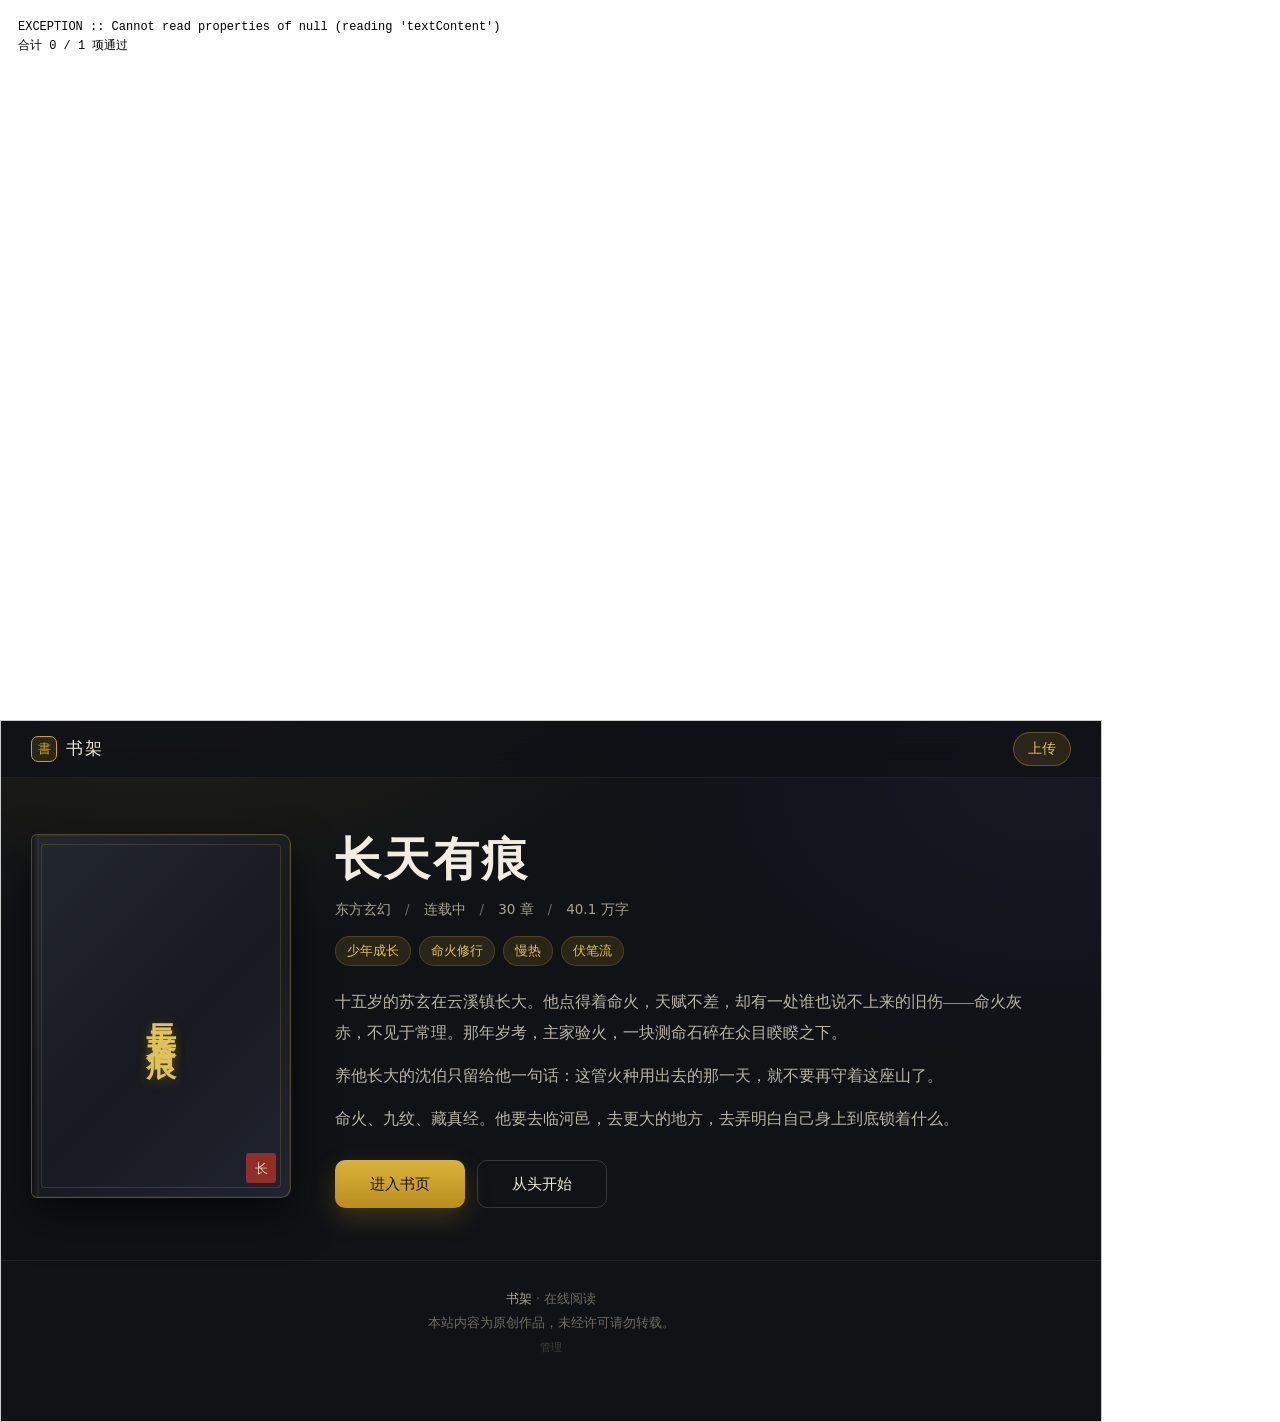
<file: tools/dev-selftest.html>
<!DOCTYPE html>
<html lang="zh-CN">
<head>
<meta charset="utf-8">
<title>selftest</title>
<style>
  iframe { position: absolute; left: 0; top: 720px; width: 1100px; height: 700px; border: 1px solid #ccc; }
  pre { position: relative; z-index: 10; background: #fff; margin: 0; font: 12px/1.55 monospace; padding: 10px; }
</style>
</head>
<body>
<iframe id="fh"></iframe>
<iframe id="fr"></iframe>
<pre id="out">running...</pre>
<script>
var R = [];
function ok(name, cond, extra) {
  R.push((cond ? 'PASS' : 'FAIL') + ' :: ' + name + (extra ? '  [' + extra + ']' : ''));
}
function wait(ms) { return new Promise(function (r) { setTimeout(r, ms); }); }
function loaded(f) {
  return new Promise(function (r) {
    f.onload = function () { r(); };
  });
}
function clean() {
  ['ct_prefs', 'ct_progress', 'ct_read'].forEach(function (k) { localStorage.removeItem(k); });
}

(async function () {
  try {
    clean();
    var fh = document.getElementById('fh');
    var fr = document.getElementById('fr');

    /* ---------- 首页 · 首次访问 ---------- */
    var p1 = loaded(fh);
    fh.src = '../index.html';
    await p1;
    await wait(700);
    var d = fh.contentDocument;

    ok('首页标题渲染', d.getElementById('bookTitle').textContent === '长天有痕',
       d.getElementById('bookTitle').textContent);
    ok('目录渲染 30 章', d.querySelectorAll('.toc__item').length === 30,
       d.querySelectorAll('.toc__item').length);
    ok('统计条 3 项', d.querySelectorAll('.stats__item').length === 3);
    ok('标签渲染', d.querySelectorAll('.tag').length > 0,
       d.querySelectorAll('.tag').length);
    ok('简介分段', d.querySelectorAll('.intro p').length >= 3,
       d.querySelectorAll('.intro p').length);
    ok('首访时无「继续阅读」', d.getElementById('continueBtn').hidden === true);
    ok('开始阅读指向第 1 章', d.getElementById('startBtn').getAttribute('href') === 'read.html?c=1');

    /* ---------- 阅读页 ---------- */
    var p2 = loaded(fr);
    fr.src = '../read.html?c=1';
    await p2;
    await wait(900);
    var dr = fr.contentDocument, wr = fr.contentWindow;

    ok('阅读页标题', /第1章/.test(dr.getElementById('chTitle').textContent),
       dr.getElementById('chTitle').textContent);
    var paras = dr.querySelectorAll('#chBody p').length;
    ok('正文段落渲染', paras > 15, paras + ' 段');
    ok('副标题含书名', /长天有痕/.test(dr.getElementById('chSub').textContent));
    ok('抽屉目录 30 项', dr.querySelectorAll('.dch').length === 30,
       dr.querySelectorAll('.dch').length);
    ok('当前章高亮', dr.querySelectorAll('.dch.is-current').length === 1);
    ok('首页按钮：上一章禁用', dr.getElementById('btnPrev').classList.contains('is-disabled'));
    ok('首页按钮：下一章可用', !dr.getElementById('btnNext').classList.contains('is-disabled'));

    /* ---------- 翻章 ---------- */
    dr.getElementById('btnNext').click();
    await wait(700);
    ok('下一章生效', /第2章/.test(dr.getElementById('chTitle').textContent),
       dr.getElementById('chTitle').textContent);
    ok('URL 同步', /c=2/.test(wr.location.search), wr.location.search);

    dr.getElementById('btnPrev').click();
    await wait(700);
    ok('上一章返回', /第1章/.test(dr.getElementById('chTitle').textContent));

    /* ---------- 设置 ---------- */
    dr.getElementById('btnSet').click();
    await wait(400);
    ok('设置面板打开', dr.getElementById('sheet').classList.contains('is-open'));

    dr.querySelector('#segFont .seg__btn[data-v="21"]').click();
    await wait(300);
    var prefs = JSON.parse(wr.localStorage.getItem('ct_prefs') || '{}');
    ok('字号写入 localStorage', prefs.font === 21, JSON.stringify(prefs));
    ok('字号 CSS 变量生效',
       wr.document.documentElement.style.getPropertyValue('--rd-fs') === '21px',
       wr.document.documentElement.style.getPropertyValue('--rd-fs'));

    dr.querySelector('#segTheme .seg__btn[data-v="night"]').click();
    await wait(300);
    ok('夜间主题生效', dr.body.dataset.theme === 'night', dr.body.dataset.theme);
    ok('夜间主题持久化', JSON.parse(wr.localStorage.getItem('ct_prefs')).theme === 'night');

    dr.querySelector('#segTheme .seg__btn[data-v="paper"]').click();
    await wait(200);
    ok('切回宣纸主题', dr.body.dataset.theme === 'paper');

    /* ---------- 目录抽屉 ---------- */
    dr.getElementById('btnToc').click();
    await wait(400);
    ok('目录抽屉打开', dr.getElementById('drawer').classList.contains('is-open'));
    dr.querySelector('.dch[data-n="5"]').click();
    await wait(800);
    ok('抽屉跳章生效', /第5章/.test(dr.getElementById('chTitle').textContent),
       dr.getElementById('chTitle').textContent);
    ok('跳章后抽屉关闭', !dr.getElementById('drawer').classList.contains('is-open'));

    /* ---------- 进度记忆 ---------- */
    await wait(1400);   // 等 rAF 排队的滚动复位跑完，再测滚动
    dr.documentElement.style.setProperty('scroll-behavior', 'auto', 'important');
    dr.body.style.setProperty('scroll-behavior', 'auto', 'important');
    var de = dr.documentElement;
    var diag = 'sh=' + de.scrollHeight + ' ih=' + wr.innerHeight + ' cl=' + de.clientHeight;
    de.scrollTop = 900;
    wr.scrollTo(0, 900);
    // 无头环境下滚动不会自动派发 scroll 事件（渲染帧被跳过），手动补一次以验证逻辑
    wr.dispatchEvent(new wr.Event('scroll'));
    await wait(800);
    var prog = JSON.parse(wr.localStorage.getItem('ct_progress') || 'null');
    ok('滚动进度已保存', !!prog && prog.chapter === 5 && prog.scroll > 0.1,
       JSON.stringify(prog) + ' | ' + diag + ' y=' + wr.scrollY + ' st=' + de.scrollTop);
    ok('滚动进度条有宽度',
       parseFloat(dr.getElementById('progressBar').style.width) > 5,
       dr.getElementById('progressBar').style.width);
    ok('已读记录写入', (JSON.parse(wr.localStorage.getItem('ct_read') || '[]')).length > 0);

    /* ---------- 首页 · 有进度 ---------- */
    var p3 = loaded(fh);
    fh.src = '../index.html?r=' + Date.now();
    await p3;
    await wait(700);
    var d2 = fh.contentDocument;
    ok('有进度时显示「继续阅读」', d2.getElementById('continueBtn').hidden === false);
    ok('继续阅读指向第 5 章',
       /c=5/.test(d2.getElementById('continueBtn').getAttribute('href')),
       d2.getElementById('continueBtn').getAttribute('href'));
    ok('已读章节打标', d2.querySelectorAll('.toc__item.is-read').length > 0,
       d2.querySelectorAll('.toc__item.is-read').length);

    /* ---------- 边界 ---------- */
    var p4 = loaded(fr);
    fr.src = '../read.html?c=999';
    await p4;
    await wait(900);
    ok('越界章节有兜底', fr.contentDocument.getElementById('chTitle').textContent.length > 0,
       fr.contentDocument.getElementById('chTitle').textContent);

    clean();
  } catch (e) {
    R.push('EXCEPTION :: ' + (e && e.message ? e.message : e));
  }
  var pass = R.filter(function (l) { return l.indexOf('PASS') === 0; }).length;
  R.push('合计 ' + pass + ' / ' + R.length + ' 项通过');
  document.getElementById('out').textContent = R.join('\n');
})();
</script>
</body>
</html>
</file>
<file: assets/style.css>
/* ============================================================
   《长天有痕》阅读站  —  全站样式
   移动端优先，向上适配平板 / 桌面
   ============================================================ */

/* ---------- 设计变量 ---------- */
:root {
  /* 深色（首页 / 夜间） */
  --ink-900: #101216;
  --ink-800: #16181d;
  --ink-700: #1d2026;
  --ink-600: #262a32;
  --ink-500: #343943;
  --ink-400: #4a505c;

  --gold: #c9a227;
  --gold-soft: #e0c25c;
  --gold-dim: rgba(201, 162, 39, 0.14);

  --text-hi: #ece7dc;
  --text-mid: #a8a396;
  --text-lo: #6f6b62;

  /* 阅读页 · 宣纸主题 */
  --paper-bg: #f5f1e6;
  --paper-bg-2: #ece6d7;
  --paper-card: #fffdf7;
  --paper-text: #2c2a26;
  --paper-text-mid: #6b6558;
  --paper-line: rgba(0, 0, 0, 0.09);

  /* 阅读页 · 夜间主题 */
  --night-bg: #15171b;
  --night-bg-2: #1b1e23;
  --night-card: #202329;
  --night-text: #c3c0b7;
  --night-text-mid: #85817a;
  --night-line: rgba(255, 255, 255, 0.09);

  /* 阅读页 · 护眼绿主题 */
  --sepia-bg: #dfe4d5;
  --sepia-card: #e9ede1;
  --sepia-text: #33372e;
  --sepia-text-mid: #666b5c;

  --radius: 12px;
  --radius-lg: 18px;

  --font-serif: "Songti SC", "Noto Serif SC", "Source Han Serif SC", "STSong", "SimSun", "宋体", Georgia, serif;
  --font-sans: system-ui, -apple-system, "Segoe UI", "PingFang SC", "Microsoft YaHei", "微软雅黑", sans-serif;

  --shadow: 0 8px 28px rgba(0, 0, 0, 0.28);
  --ease: cubic-bezier(0.22, 0.61, 0.36, 1);
}

/* ---------- 重置 ---------- */
*,
*::before,
*::after { box-sizing: border-box; }

html {
  -webkit-text-size-adjust: 100%;
  scroll-behavior: smooth;
}

body {
  margin: 0;
  font-family: var(--font-sans);
  background: var(--ink-900);
  color: var(--text-hi);
  line-height: 1.6;
  -webkit-font-smoothing: antialiased;
  -webkit-tap-highlight-color: transparent;
}

img { max-width: 100%; display: block; }
a { color: inherit; text-decoration: none; }
button {
  font: inherit;
  color: inherit;
  background: none;
  border: 0;
  cursor: pointer;
  -webkit-tap-highlight-color: transparent;
}

::selection { background: rgba(201, 162, 39, 0.3); }


/* ============================================================
   首页
   ============================================================ */

body.page-home {
  background:
    radial-gradient(900px 500px at 15% -10%, rgba(201, 162, 39, 0.10), transparent 60%),
    radial-gradient(700px 480px at 95% 8%, rgba(120, 90, 200, 0.08), transparent 62%),
    var(--ink-900);
  min-height: 100vh;
}

.wrap {
  width: 100%;
  max-width: 1080px;
  margin: 0 auto;
  padding: 0 20px;
}

/* 顶栏 */
.topbar {
  position: sticky;
  top: 0;
  z-index: 30;
  background: rgba(16, 18, 22, 0.82);
  backdrop-filter: blur(14px);
  -webkit-backdrop-filter: blur(14px);
  border-bottom: 1px solid rgba(255, 255, 255, 0.06);
}

.topbar__inner {
  display: flex;
  align-items: center;
  justify-content: space-between;
  gap: 12px;
  height: 56px;
}

.brand {
  display: flex;
  align-items: center;
  gap: 9px;
  font-family: var(--font-serif);
  font-size: 17px;
  letter-spacing: 0.14em;
  color: var(--text-hi);
}

.brand__mark {
  width: 26px;
  height: 26px;
  display: grid;
  place-items: center;
  border: 1px solid var(--gold);
  border-radius: 7px;
  color: var(--gold);
  font-size: 13px;
  letter-spacing: 0;
  background: var(--gold-dim);
}

.topbar__btn {
  display: inline-flex;
  align-items: center;
  gap: 6px;
  height: 34px;
  padding: 0 14px;
  border-radius: 999px;
  font-size: 13.5px;
  color: var(--gold-soft);
  border: 1px solid rgba(201, 162, 39, 0.38);
  background: var(--gold-dim);
  transition: background 0.2s var(--ease), transform 0.15s var(--ease);
  white-space: nowrap;
}

.topbar__btn:active { transform: scale(0.96); }
.topbar__btn:hover { background: rgba(201, 162, 39, 0.22); }
.topbar__btn[hidden] { display: none; }

/* Hero */
.hero {
  display: grid;
  grid-template-columns: 1fr;
  gap: 26px;
  padding: 34px 0 40px;
}

@media (min-width: 768px) {
  .hero {
    grid-template-columns: 260px 1fr;
    gap: 44px;
    align-items: start;
    padding: 56px 0 52px;
  }
}

/* 书封：纯 CSS 绘制 */
.cover {
  width: 168px;
  margin: 0 auto;
  aspect-ratio: 3 / 4.2;
  border-radius: 6px 10px 10px 6px;
  position: relative;
  background:
    linear-gradient(135deg, #23272f 0%, #171a20 55%, #202430 100%);
  border: 1px solid rgba(201, 162, 39, 0.34);
  box-shadow:
    0 18px 44px rgba(0, 0, 0, 0.55),
    inset 0 0 0 1px rgba(255, 255, 255, 0.04);
  overflow: hidden;
  display: flex;
  flex-direction: column;
  align-items: center;
  justify-content: center;
  gap: 14px;
}

@media (min-width: 768px) {
  .cover { width: 100%; margin: 0; }
}

.cover::before {
  content: "";
  position: absolute;
  inset: 9px;
  border: 1px solid rgba(201, 162, 39, 0.22);
  border-radius: 3px;
  pointer-events: none;
}

.cover::after {
  content: "";
  position: absolute;
  left: 0;
  top: 0;
  bottom: 0;
  width: 7px;
  background: linear-gradient(90deg, rgba(0, 0, 0, 0.5), rgba(255, 255, 255, 0.05));
}

.cover__title {
  writing-mode: vertical-rl;
  font-family: var(--font-serif);
  font-size: 25px;
  letter-spacing: 0.28em;
  color: var(--gold-soft);
  text-shadow: 0 2px 12px rgba(201, 162, 39, 0.3);
  margin: 0;
}

@media (min-width: 768px) {
  .cover__title { font-size: 30px; }
}

.cover__seal {
  position: absolute;
  right: 14px;
  bottom: 14px;
  width: 30px;
  height: 30px;
  display: grid;
  place-items: center;
  font-family: var(--font-serif);
  font-size: 13px;
  color: #f0e6d2;
  background: #9c2f27;
  border-radius: 3px;
  letter-spacing: 0;
  line-height: 1;
  opacity: 0.92;
}

/* 信息区 */
.info { min-width: 0; }

.info__title {
  font-family: var(--font-serif);
  font-size: clamp(30px, 8vw, 46px);
  line-height: 1.15;
  margin: 0 0 12px;
  letter-spacing: 0.06em;
  color: #f2ede2;
}

.info__meta {
  display: flex;
  flex-wrap: wrap;
  align-items: center;
  gap: 8px 14px;
  color: var(--text-mid);
  font-size: 13.5px;
  margin-bottom: 16px;
}

.info__meta .dot { color: var(--text-lo); }

.tagrow {
  display: flex;
  flex-wrap: wrap;
  gap: 8px;
  margin-bottom: 20px;
}

.tag {
  font-size: 12.5px;
  padding: 4px 11px;
  border-radius: 999px;
  color: var(--gold-soft);
  background: var(--gold-dim);
  border: 1px solid rgba(201, 162, 39, 0.24);
}

.intro {
  font-family: var(--font-serif);
  font-size: 15.5px;
  line-height: 2;
  color: #b9b4a8;
  margin: 0 0 26px;
  max-width: 46em;
}

.intro p { margin: 0 0 12px; }
.intro p:last-child { margin-bottom: 0; }

.actions {
  display: flex;
  flex-wrap: wrap;
  gap: 12px;
}

.btn {
  display: inline-flex;
  align-items: center;
  justify-content: center;
  gap: 8px;
  height: 48px;
  padding: 0 26px;
  border-radius: 10px;
  font-size: 15px;
  font-weight: 500;
  transition: transform 0.15s var(--ease), background 0.2s var(--ease), border-color 0.2s var(--ease);
  flex: 1 1 auto;
  min-width: 130px;
}

@media (min-width: 768px) {
  .btn { flex: 0 0 auto; }
}

.btn:active { transform: scale(0.975); }

.btn--primary {
  background: linear-gradient(180deg, #d9b23a, #b98f1d);
  color: #1a1405;
  box-shadow: 0 10px 26px rgba(201, 162, 39, 0.24);
}

.btn--primary:hover { background: linear-gradient(180deg, #e3bd48, #c69a22); }

.btn--ghost {
  border: 1px solid rgba(255, 255, 255, 0.16);
  color: var(--text-hi);
}

.btn--ghost:hover {
  border-color: rgba(201, 162, 39, 0.5);
  color: var(--gold-soft);
}

/* 统计条 */
.stats {
  display: grid;
  grid-template-columns: repeat(3, 1fr);
  gap: 1px;
  margin: 0 0 46px;
  background: rgba(255, 255, 255, 0.07);
  border: 1px solid rgba(255, 255, 255, 0.07);
  border-radius: var(--radius);
  overflow: hidden;
}

.stats__item {
  background: var(--ink-800);
  padding: 18px 12px;
  text-align: center;
}

.stats__num {
  font-family: var(--font-serif);
  font-size: 24px;
  color: var(--gold-soft);
  line-height: 1.2;
}

.stats__label {
  font-size: 12px;
  color: var(--text-lo);
  margin-top: 4px;
  letter-spacing: 0.1em;
}

/* 章节目录 */
.section-head {
  display: flex;
  align-items: baseline;
  justify-content: space-between;
  gap: 14px;
  margin-bottom: 18px;
}

.section-head h2 {
  font-family: var(--font-serif);
  font-size: 21px;
  margin: 0;
  letter-spacing: 0.1em;
  color: #f0ebe0;
  position: relative;
  padding-left: 14px;
}

.section-head h2::before {
  content: "";
  position: absolute;
  left: 0;
  top: 0.28em;
  bottom: 0.28em;
  width: 3px;
  border-radius: 2px;
  background: var(--gold);
}

.section-head__count {
  font-size: 13px;
  color: var(--text-lo);
}

.toc {
  display: grid;
  grid-template-columns: repeat(2, 1fr);
  gap: 10px;
  margin-bottom: 20px;
}

@media (min-width: 640px) { .toc { grid-template-columns: repeat(3, 1fr); } }
@media (min-width: 900px) { .toc { grid-template-columns: repeat(4, 1fr); } }

.toc__item {
  display: flex;
  flex-direction: column;
  gap: 5px;
  padding: 13px 14px;
  border-radius: var(--radius);
  background: var(--ink-800);
  border: 1px solid rgba(255, 255, 255, 0.07);
  transition: border-color 0.2s var(--ease), background 0.2s var(--ease), transform 0.15s var(--ease);
  position: relative;
  overflow: hidden;
}

.toc__item:hover {
  border-color: rgba(201, 162, 39, 0.42);
  background: var(--ink-700);
  transform: translateY(-2px);
}

.toc__item:active { transform: translateY(0); }

.toc__num {
  font-size: 11.5px;
  color: var(--text-lo);
  letter-spacing: 0.1em;
  font-variant-numeric: tabular-nums;
}

.toc__title {
  font-family: var(--font-serif);
  font-size: 15px;
  color: #ddd8cc;
  overflow: hidden;
  text-overflow: ellipsis;
  white-space: nowrap;
}

.toc__item.is-read .toc__title { color: var(--gold-soft); }
.toc__item.is-read::after {
  content: "";
  position: absolute;
  right: 0;
  top: 0;
  width: 0;
  height: 0;
  border-top: 16px solid rgba(201, 162, 39, 0.55);
  border-left: 16px solid transparent;
}

.toc__item.is-current {
  border-color: rgba(201, 162, 39, 0.7);
  background: rgba(201, 162, 39, 0.1);
}

.toc__empty {
  grid-column: 1 / -1;
  padding: 30px;
  text-align: center;
  color: var(--text-lo);
  font-size: 14px;
}

.footer {
  border-top: 1px solid rgba(255, 255, 255, 0.07);
  padding: 26px 0 40px;
  color: var(--text-lo);
  font-size: 12.5px;
  line-height: 1.9;
  text-align: center;
}

.footer strong { color: var(--text-mid); font-weight: 500; }


/* ============================================================
   阅读页
   ============================================================ */

body.page-read {
  background: var(--paper-bg);
  color: var(--paper-text);
  transition: background 0.25s var(--ease), color 0.25s var(--ease);
}

body.page-read[data-theme="night"] {
  background: var(--night-bg);
  color: var(--night-text);
}

body.page-read[data-theme="sepia"] {
  background: var(--sepia-bg);
  color: var(--sepia-text);
}

body.page-read {
  --rd-bg: var(--paper-bg);
  --rd-bg-2: var(--paper-bg-2);
  --rd-card: var(--paper-card);
  --rd-text: var(--paper-text);
  --rd-text-mid: var(--paper-text-mid);
  --rd-line: var(--paper-line);
  --rd-accent: #9c2f27;
}

body.page-read[data-theme="night"] {
  --rd-bg: var(--night-bg);
  --rd-bg-2: var(--night-bg-2);
  --rd-card: var(--night-card);
  --rd-text: var(--night-text);
  --rd-text-mid: var(--night-text-mid);
  --rd-line: var(--night-line);
  --rd-accent: #c9a227;
}

body.page-read[data-theme="sepia"] {
  --rd-bg: var(--sepia-bg);
  --rd-bg-2: #d3dac6;
  --rd-card: var(--sepia-card);
  --rd-text: var(--sepia-text);
  --rd-text-mid: var(--sepia-text-mid);
  --rd-line: rgba(0, 0, 0, 0.1);
  --rd-accent: #7a6a2f;
}

/* 顶部进度线 */
.progress-bar {
  position: fixed;
  left: 0;
  top: 0;
  height: 2px;
  width: 0;
  background: linear-gradient(90deg, #b98f1d, var(--gold-soft));
  z-index: 60;
  transition: width 0.1s linear;
}

/* 阅读器顶栏 */
.rd-head {
  position: fixed;
  top: 0;
  left: 0;
  right: 0;
  z-index: 50;
  height: 54px;
  display: flex;
  align-items: center;
  gap: 6px;
  padding: 0 8px;
  padding-top: env(safe-area-inset-top);
  background: color-mix(in srgb, var(--rd-bg) 88%, transparent);
  backdrop-filter: blur(14px);
  -webkit-backdrop-filter: blur(14px);
  border-bottom: 1px solid var(--rd-line);
  transform: translateY(0);
  transition: transform 0.28s var(--ease), background 0.25s var(--ease);
}

body.hide-ui .rd-head { transform: translateY(-105%); }
body.hide-ui .rd-foot { transform: translateY(115%); }
body.hide-ui .progress-bar { opacity: 0.35; }

.rd-head__btn {
  width: 40px;
  height: 40px;
  flex: 0 0 40px;
  display: grid;
  place-items: center;
  border-radius: 10px;
  color: var(--rd-text-mid);
  transition: background 0.18s var(--ease), color 0.18s var(--ease);
}

.rd-head__btn:hover {
  background: var(--rd-bg-2);
  color: var(--rd-text);
}

.rd-head__title {
  flex: 1 1 auto;
  min-width: 0;
  text-align: center;
  font-family: var(--font-serif);
  font-size: 14.5px;
  color: var(--rd-text-mid);
  overflow: hidden;
  text-overflow: ellipsis;
  white-space: nowrap;
  padding: 0 4px;
}

/* 正文 */
.rd-main {
  max-width: 44em;
  margin: 0 auto;
  padding: 82px 20px 130px;
}

@media (min-width: 768px) {
  .rd-main { padding: 96px 32px 140px; }
}

.rd-title {
  font-family: var(--font-serif);
  font-size: clamp(21px, 5.4vw, 27px);
  line-height: 1.5;
  margin: 0 0 10px;
  letter-spacing: 0.04em;
  color: var(--rd-text);
}

.rd-sub {
  font-size: 12.5px;
  color: var(--rd-text-mid);
  letter-spacing: 0.14em;
  margin: 0 0 32px;
  padding-bottom: 22px;
  border-bottom: 1px solid var(--rd-line);
}

.rd-body {
  font-family: var(--font-serif);
  font-size: var(--rd-fs, 19px);
  line-height: var(--rd-lh, 1.95);
  color: var(--rd-text);
  letter-spacing: 0.02em;
  text-align: justify;
  word-break: break-word;
}

.rd-body p {
  margin: 0 0 var(--rd-pgap, 0.92em);
  text-indent: 2em;
}

.rd-body p.is-sep {
  text-indent: 0;
  text-align: center;
  color: var(--rd-text-mid);
  letter-spacing: 0.5em;
  margin: 1.5em 0;
  font-size: 0.9em;
}

.rd-body p.is-dlg { text-indent: 2em; }

.rd-end {
  margin: 46px 0 0;
  padding-top: 26px;
  border-top: 1px solid var(--rd-line);
  text-align: center;
  color: var(--rd-text-mid);
  font-size: 13px;
  letter-spacing: 0.2em;
  font-family: var(--font-serif);
}

/* 章末翻页 */
.rd-nav {
  display: grid;
  grid-template-columns: 1fr 1fr;
  gap: 12px;
  margin-top: 34px;
}

.rd-nav__btn {
  display: flex;
  flex-direction: column;
  gap: 5px;
  padding: 15px 16px;
  border-radius: var(--radius);
  background: var(--rd-card);
  border: 1px solid var(--rd-line);
  transition: border-color 0.2s var(--ease), transform 0.15s var(--ease);
  min-width: 0;
}

.rd-nav__btn:hover { border-color: rgba(201, 162, 39, 0.6); }
.rd-nav__btn:active { transform: scale(0.98); }
.rd-nav__btn.is-off { opacity: 0.35; pointer-events: none; }
.rd-nav__btn--next { text-align: right; align-items: flex-end; }

.rd-nav__label {
  font-size: 11.5px;
  color: var(--rd-text-mid);
  letter-spacing: 0.12em;
}

.rd-nav__name {
  font-family: var(--font-serif);
  font-size: 14.5px;
  color: var(--rd-text);
  overflow: hidden;
  text-overflow: ellipsis;
  white-space: nowrap;
  max-width: 100%;
}

/* 底部工具栏 */
.rd-foot {
  position: fixed;
  left: 0;
  right: 0;
  bottom: 0;
  z-index: 50;
  display: flex;
  align-items: stretch;
  height: 56px;
  padding-bottom: env(safe-area-inset-bottom);
  background: color-mix(in srgb, var(--rd-bg) 90%, transparent);
  backdrop-filter: blur(14px);
  -webkit-backdrop-filter: blur(14px);
  border-top: 1px solid var(--rd-line);
  transition: transform 0.28s var(--ease), background 0.25s var(--ease);
}

.rd-foot__btn {
  flex: 1 1 0;
  display: flex;
  flex-direction: column;
  align-items: center;
  justify-content: center;
  gap: 3px;
  font-size: 10.5px;
  color: var(--rd-text-mid);
  letter-spacing: 0.06em;
  transition: color 0.18s var(--ease);
}

.rd-foot__btn:hover { color: var(--rd-text); }
.rd-foot__btn.is-disabled { opacity: 0.3; pointer-events: none; }
.rd-foot__btn svg { width: 19px; height: 19px; }

/* 抽屉 / 面板 */
.mask {
  position: fixed;
  inset: 0;
  z-index: 70;
  background: rgba(0, 0, 0, 0.5);
  opacity: 0;
  visibility: hidden;
  transition: opacity 0.26s var(--ease), visibility 0.26s;
}

.mask.is-open { opacity: 1; visibility: visible; }

.drawer {
  position: fixed;
  top: 0;
  bottom: 0;
  left: 0;
  z-index: 80;
  width: min(86vw, 400px);
  display: flex;
  flex-direction: column;
  background: var(--rd-bg);
  border-right: 1px solid var(--rd-line);
  transform: translateX(-102%);
  transition: transform 0.3s var(--ease);
  will-change: transform;
}

.drawer.is-open { transform: translateX(0); }

.drawer__head {
  display: flex;
  align-items: center;
  justify-content: space-between;
  gap: 10px;
  padding: 16px 16px 12px;
  padding-top: calc(16px + env(safe-area-inset-top));
  border-bottom: 1px solid var(--rd-line);
}

.drawer__book {
  min-width: 0;
}

.drawer__book h3 {
  font-family: var(--font-serif);
  font-size: 16px;
  margin: 0 0 3px;
  color: var(--rd-text);
  letter-spacing: 0.06em;
}

.drawer__book span {
  font-size: 12px;
  color: var(--rd-text-mid);
}

.drawer__list {
  flex: 1 1 auto;
  overflow-y: auto;
  overscroll-behavior: contain;
  -webkit-overflow-scrolling: touch;
  padding: 8px;
  padding-bottom: calc(20px + env(safe-area-inset-bottom));
}

.dch {
  display: flex;
  align-items: center;
  gap: 12px;
  width: 100%;
  padding: 13px 12px;
  border-radius: 10px;
  text-align: left;
  transition: background 0.16s var(--ease);
}

.dch:hover { background: var(--rd-bg-2); }

.dch__n {
  flex: 0 0 auto;
  font-size: 12px;
  color: var(--rd-text-mid);
  font-variant-numeric: tabular-nums;
  min-width: 2.4em;
  letter-spacing: 0.04em;
}

.dch__t {
  flex: 1 1 auto;
  min-width: 0;
  font-family: var(--font-serif);
  font-size: 14.5px;
  color: var(--rd-text);
  overflow: hidden;
  text-overflow: ellipsis;
  white-space: nowrap;
}

.dch.is-current {
  background: rgba(201, 162, 39, 0.14);
}

.dch.is-current .dch__t { color: var(--rd-accent); }
.dch.is-current .dch__n { color: var(--rd-accent); }

/* 设置面板 */
.sheet {
  position: fixed;
  left: 0;
  right: 0;
  bottom: 0;
  z-index: 80;
  background: var(--rd-card);
  border-top: 1px solid var(--rd-line);
  border-radius: 18px 18px 0 0;
  padding: 20px 20px calc(26px + env(safe-area-inset-bottom));
  transform: translateY(102%);
  transition: transform 0.3s var(--ease);
  max-width: 560px;
  margin: 0 auto;
  box-shadow: 0 -10px 40px rgba(0, 0, 0, 0.22);
}

.sheet.is-open { transform: translateY(0); }

.sheet__row {
  display: flex;
  align-items: center;
  gap: 14px;
  padding: 13px 0;
  border-bottom: 1px solid var(--rd-line);
}

.sheet__row:last-of-type { border-bottom: 0; }

.sheet__label {
  flex: 0 0 56px;
  font-size: 13.5px;
  color: var(--rd-text-mid);
  letter-spacing: 0.06em;
}

.seg {
  flex: 1 1 auto;
  display: flex;
  gap: 8px;
  flex-wrap: wrap;
}

.seg__btn {
  flex: 1 1 0;
  min-width: 58px;
  height: 38px;
  border-radius: 9px;
  font-size: 13.5px;
  color: var(--rd-text-mid);
  background: var(--rd-bg-2);
  border: 1px solid transparent;
  transition: all 0.16s var(--ease);
}

.seg__btn.is-on {
  color: var(--rd-accent);
  border-color: var(--rd-accent);
  background: transparent;
  font-weight: 500;
}

/* 轻提示 */
.toast {
  position: fixed;
  left: 50%;
  bottom: 84px;
  transform: translate(-50%, 12px);
  z-index: 90;
  padding: 10px 18px;
  border-radius: 999px;
  font-size: 13px;
  background: rgba(20, 22, 26, 0.92);
  color: #f0ece2;
  opacity: 0;
  visibility: hidden;
  transition: opacity 0.24s var(--ease), transform 0.24s var(--ease), visibility 0.24s;
  backdrop-filter: blur(10px);
  -webkit-backdrop-filter: blur(10px);
  max-width: 82vw;
  text-align: center;
}

.toast.is-show {
  opacity: 1;
  visibility: visible;
  transform: translate(-50%, 0);
}

/* 加载态 */
.loading {
  padding: 70px 0;
  text-align: center;
  color: var(--rd-text-mid);
  font-size: 14px;
  letter-spacing: 0.16em;
  font-family: var(--font-serif);
}

.loading__bar {
  width: 90px;
  height: 2px;
  margin: 16px auto 0;
  background: var(--rd-line);
  overflow: hidden;
  border-radius: 2px;
  position: relative;
}

.loading__bar::after {
  content: "";
  position: absolute;
  inset: 0;
  width: 40%;
  background: var(--gold);
  border-radius: 2px;
  animation: slide 1.1s var(--ease) infinite;
}

@keyframes slide {
  0% { transform: translateX(-110%); }
  100% { transform: translateX(260%); }
}

.err {
  padding: 60px 20px;
  text-align: center;
  color: var(--rd-text-mid);
  font-size: 14.5px;
  line-height: 2;
}

.err a { color: var(--rd-accent); text-decoration: underline; }

/* 桌面端加宽正文 */
@media (min-width: 1024px) {
  .rd-body { letter-spacing: 0.03em; }
}

/* 减少动效偏好 */
@media (prefers-reduced-motion: reduce) {
  * { animation-duration: 0.01ms !important; transition-duration: 0.01ms !important; }
  html { scroll-behavior: auto; }
}
</file>
